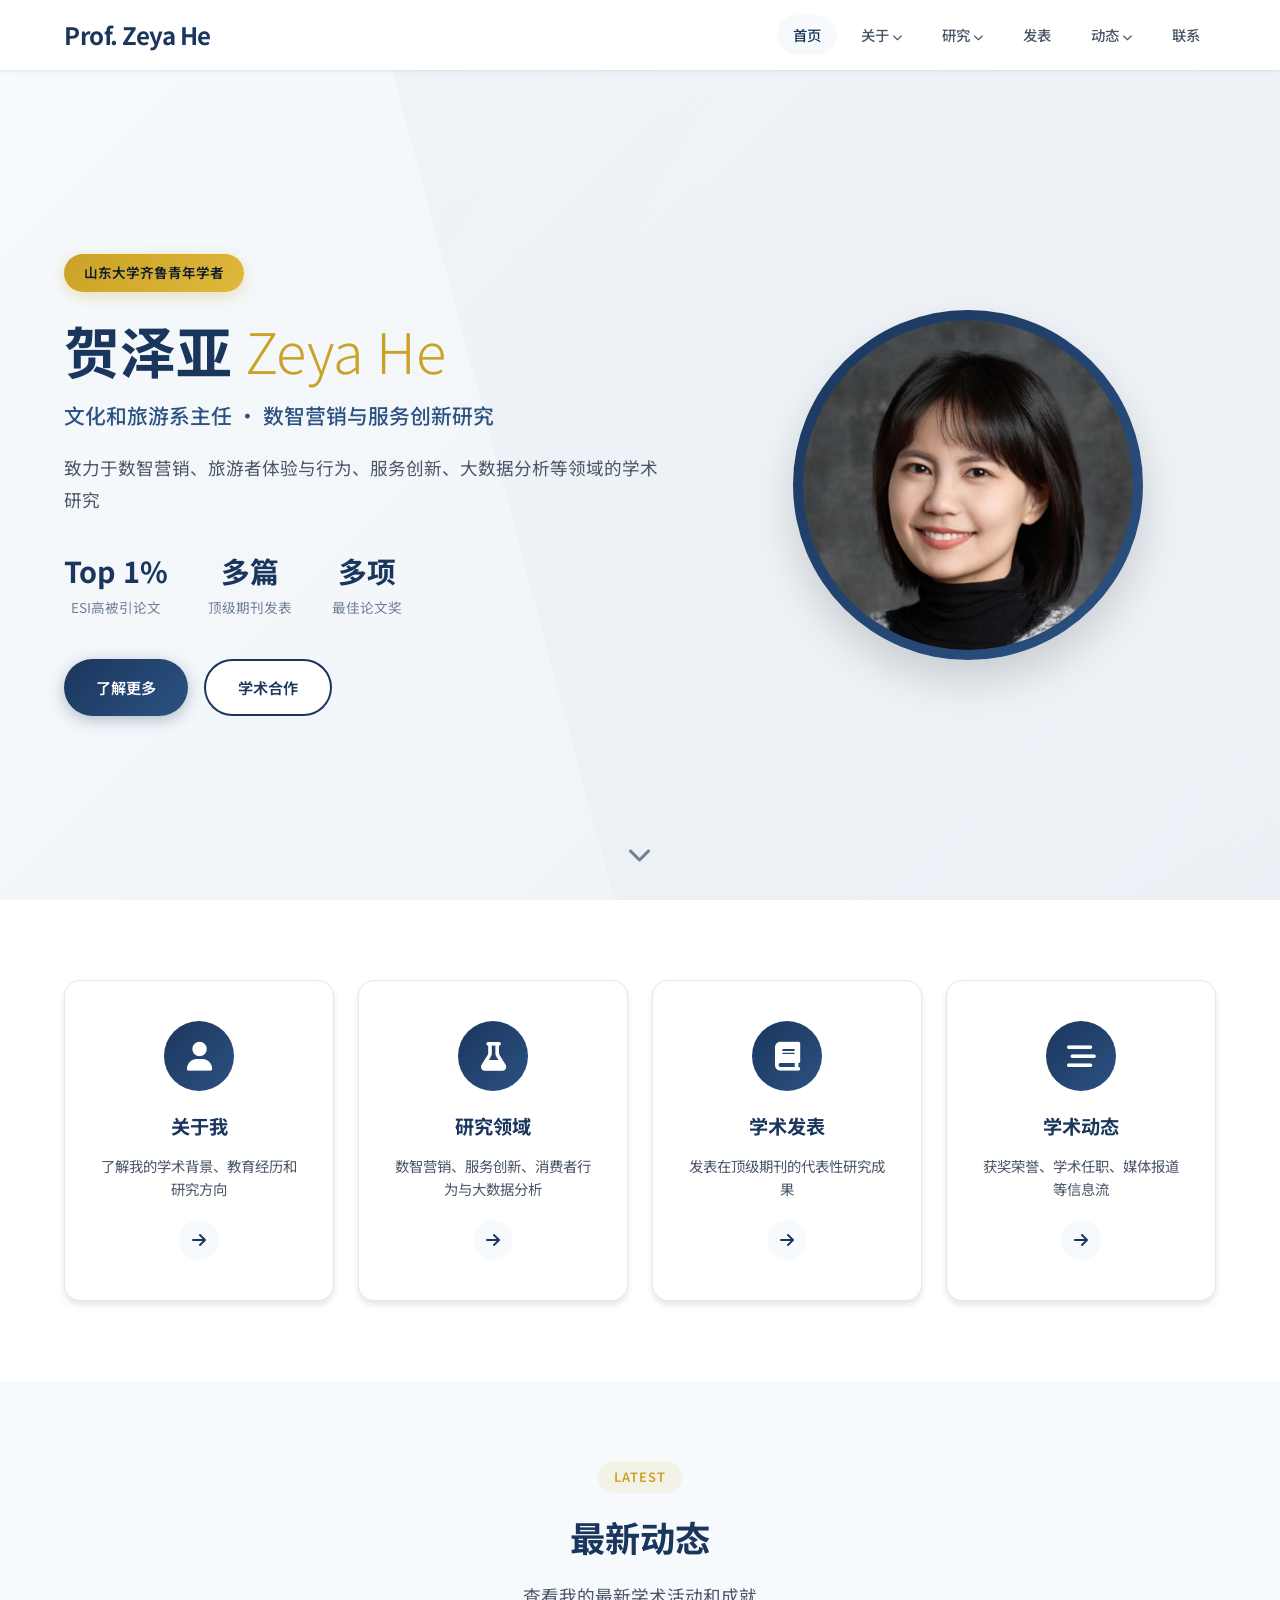
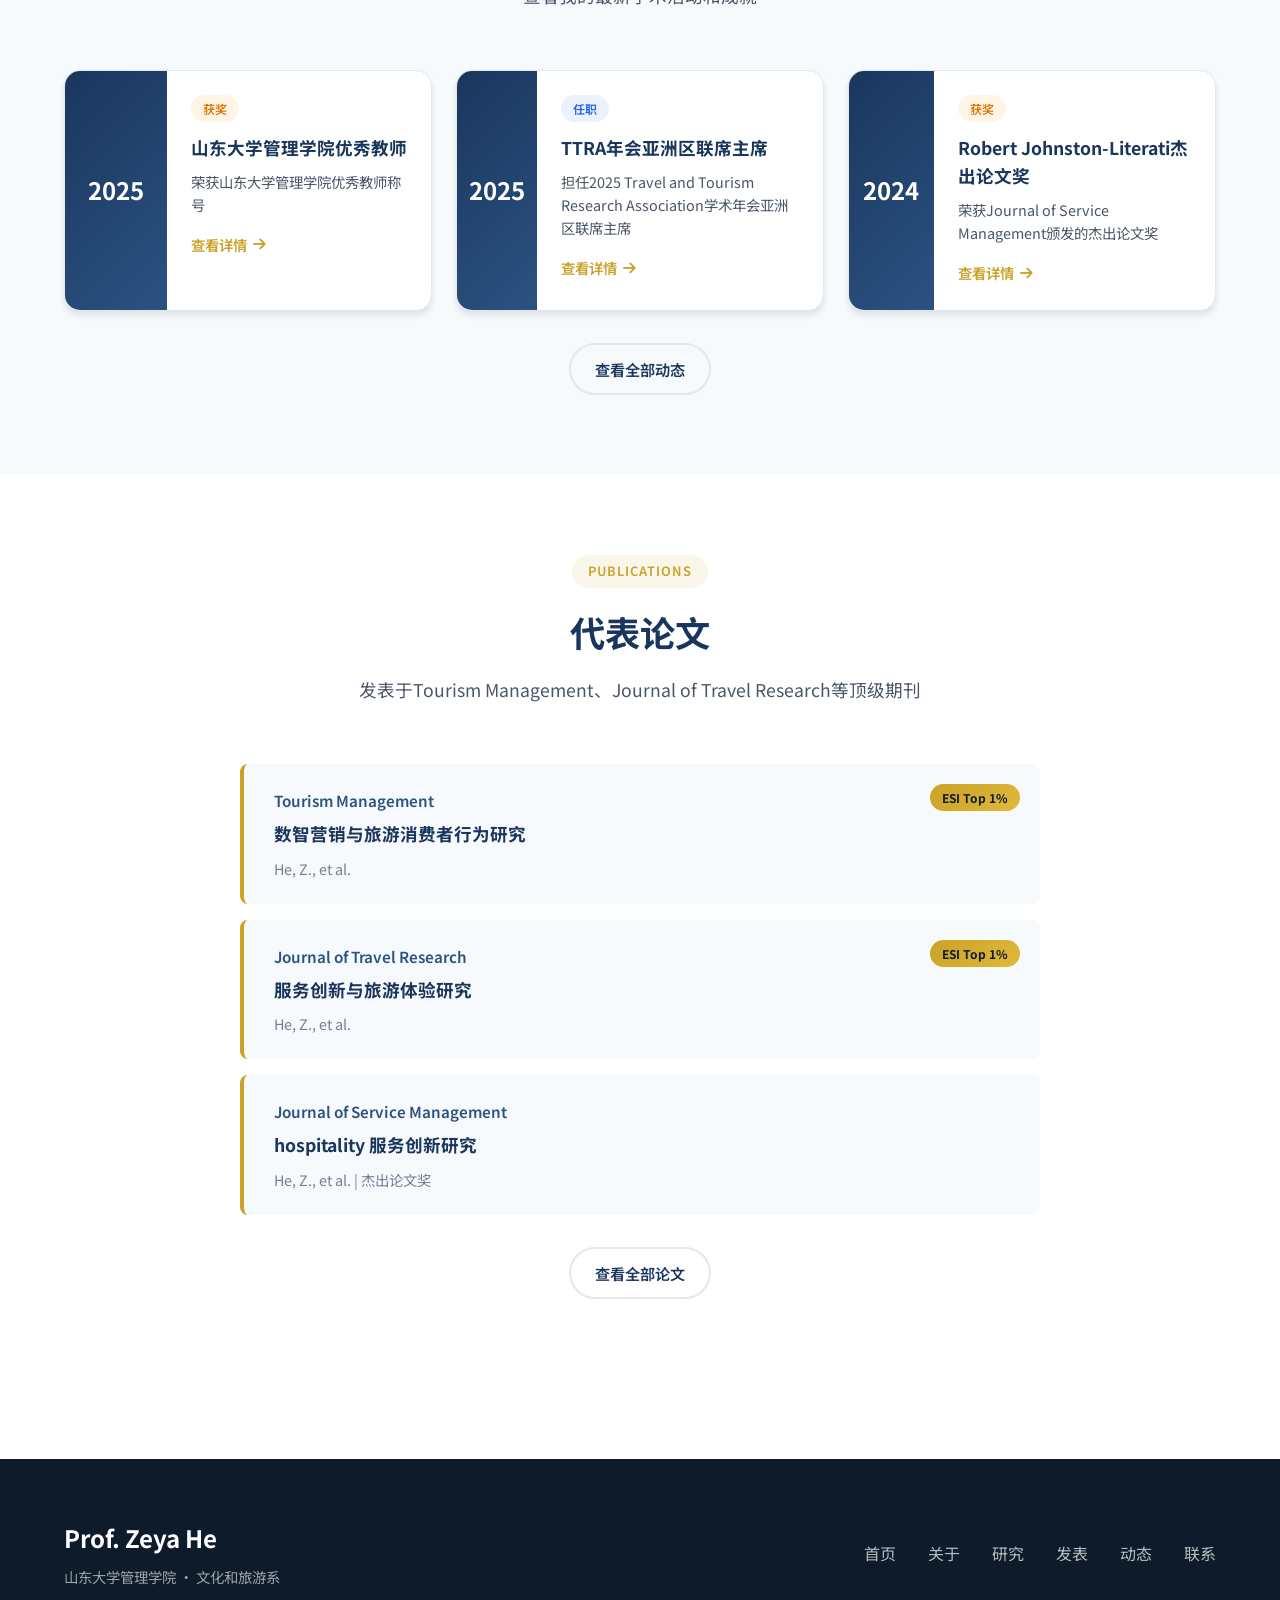
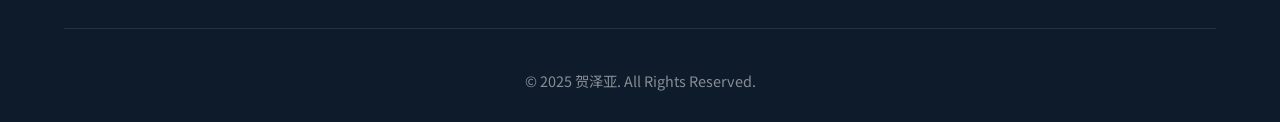
<file: index.html>
<!DOCTYPE html>
<html lang="zh-CN">
<head>
    <meta charset="UTF-8">
    <meta name="viewport" content="width=device-width, initial-scale=1.0">
    <title>贺泽亚 | 山东大学管理学院</title>
    <link rel="stylesheet" href="css/style.css">
    <link rel="stylesheet" href="css/home.css">
    <link href="https://fonts.googleapis.com/css2?family=Noto+Sans+SC:wght@300;400;500;700&display=swap" rel="stylesheet">
    <link rel="stylesheet" href="https://cdnjs.cloudflare.com/ajax/libs/font-awesome/6.4.0/css/all.min.css">
</head>
<body>
    <!-- 导航栏 -->
    <nav class="navbar">
        <div class="nav-container">
            <div class="nav-logo">
                <a href="index.html">Prof. Zeya He</a>
            </div>
            <ul class="nav-menu">
                <li class="nav-item"><a href="index.html" class="nav-link active">首页</a></li>
                <li class="nav-item dropdown">
                    <a href="about.html" class="nav-link">关于 <i class="fas fa-chevron-down" style="font-size: 0.7em;"></i></a>
                    <ul class="dropdown-menu">
                        <li><a href="about.html">个人简介</a></li>
                        <li><a href="about.html#education">教育背景</a></li>
                        <li><a href="about.html#experience">工作经历</a></li>
                    </ul>
                </li>
                <li class="nav-item dropdown">
                    <a href="research.html" class="nav-link">研究 <i class="fas fa-chevron-down" style="font-size: 0.7em;"></i></a>
                    <ul class="dropdown-menu">
                        <li><a href="research.html">研究领域</a></li>
                        <li><a href="research.html#projects">科研项目</a></li>
                    </ul>
                </li>
                <li class="nav-item"><a href="publications.html" class="nav-link">发表</a></li>
                <li class="nav-item dropdown">
                    <a href="timeline.html" class="nav-link">动态 <i class="fas fa-chevron-down" style="font-size: 0.7em;"></i></a>
                    <ul class="dropdown-menu">
                        <li><a href="timeline.html?filter=award">获奖荣誉</a></li>
                        <li><a href="timeline.html?filter=position">学术任职</a></li>
                        <li><a href="timeline.html?filter=media">媒体报道</a></li>
                    </ul>
                </li>
                <li class="nav-item"><a href="contact.html" class="nav-link">联系</a></li>
            </ul>
            <div class="hamburger">
                <span class="bar"></span>
                <span class="bar"></span>
                <span class="bar"></span>
            </div>
        </div>
    </nav>

    <!-- Hero Section -->
    <section class="hero">
        <div class="hero-container">
            <div class="hero-content">
                <div class="hero-badge">山东大学齐鲁青年学者</div>
                <h1 class="hero-title">贺泽亚 <span class="highlight">Zeya He</span></h1>
                <p class="hero-subtitle">文化和旅游系主任 · 数智营销与服务创新研究</p>
                <p class="hero-description">
                    致力于数智营销、旅游者体验与行为、服务创新、大数据分析等领域的学术研究
                </p>
                <div class="hero-stats">
                    <div class="stat-item">
                        <span class="stat-number">Top 1%</span>
                        <span class="stat-label">ESI高被引论文</span>
                    </div>
                    <div class="stat-item">
                        <span class="stat-number">多篇</span>
                        <span class="stat-label">顶级期刊发表</span>
                    </div>
                    <div class="stat-item">
                        <span class="stat-number">多项</span>
                        <span class="stat-label">最佳论文奖</span>
                    </div>
                </div>
                <div class="hero-buttons">
                    <a href="about.html" class="btn btn-primary">了解更多</a>
                    <a href="contact.html" class="btn btn-secondary">学术合作</a>
                </div>
            </div>
            <div class="hero-image">
                    <div class="image-frame">
                        <img src="profile_img.jpg" alt="贺泽亚教授" class="profile-image">
                    </div>
                </div>
        </div>
        <div class="scroll-indicator">
            <i class="fas fa-chevron-down"></i>
        </div>
    </section>

    <!-- 快速导航卡片 -->
    <section class="quick-nav">
        <div class="container">
            <div class="quick-nav-grid">
                <a href="about.html" class="quick-nav-card">
                    <div class="quick-nav-icon">
                        <i class="fas fa-user"></i>
                    </div>
                    <h3>关于我</h3>
                    <p>了解我的学术背景、教育经历和研究方向</p>
                    <span class="quick-nav-arrow"><i class="fas fa-arrow-right"></i></span>
                </a>
                <a href="research.html" class="quick-nav-card">
                    <div class="quick-nav-icon">
                        <i class="fas fa-flask"></i>
                    </div>
                    <h3>研究领域</h3>
                    <p>数智营销、服务创新、消费者行为与大数据分析</p>
                    <span class="quick-nav-arrow"><i class="fas fa-arrow-right"></i></span>
                </a>
                <a href="publications.html" class="quick-nav-card">
                    <div class="quick-nav-icon">
                        <i class="fas fa-book"></i>
                    </div>
                    <h3>学术发表</h3>
                    <p>发表在顶级期刊的代表性研究成果</p>
                    <span class="quick-nav-arrow"><i class="fas fa-arrow-right"></i></span>
                </a>
                <a href="timeline.html" class="quick-nav-card">
                    <div class="quick-nav-icon">
                        <i class="fas fa-stream"></i>
                    </div>
                    <h3>学术动态</h3>
                    <p>获奖荣誉、学术任职、媒体报道等信息流</p>
                    <span class="quick-nav-arrow"><i class="fas fa-arrow-right"></i></span>
                </a>
            </div>
        </div>
    </section>

    <!-- 最新动态预览 -->
    <section class="latest-news">
        <div class="container">
            <div class="section-header">
                <span class="section-badge">Latest</span>
                <h2 class="section-title">最新动态</h2>
                <p class="section-subtitle">查看我的最新学术活动和成就</p>
            </div>
            <div class="news-grid">
                <div class="news-card">
                    <div class="news-date">
                        <span class="day">2025</span>
                    </div>
                    <div class="news-content">
                        <span class="news-badge award">获奖</span>
                        <h3>山东大学管理学院优秀教师</h3>
                        <p>荣获山东大学管理学院优秀教师称号</p>
                        <a href="timeline.html" class="news-link">查看详情 <i class="fas fa-arrow-right"></i></a>
                    </div>
                </div>
                <div class="news-card">
                    <div class="news-date">
                        <span class="day">2025</span>
                    </div>
                    <div class="news-content">
                        <span class="news-badge position">任职</span>
                        <h3>TTRA年会亚洲区联席主席</h3>
                        <p>担任2025 Travel and Tourism Research Association学术年会亚洲区联席主席</p>
                        <a href="timeline.html" class="news-link">查看详情 <i class="fas fa-arrow-right"></i></a>
                    </div>
                </div>
                <div class="news-card">
                    <div class="news-date">
                        <span class="day">2024</span>
                    </div>
                    <div class="news-content">
                        <span class="news-badge award">获奖</span>
                        <h3>Robert Johnston-Literati杰出论文奖</h3>
                        <p>荣获Journal of Service Management颁发的杰出论文奖</p>
                        <a href="timeline.html" class="news-link">查看详情 <i class="fas fa-arrow-right"></i></a>
                    </div>
                </div>
            </div>
            <div class="text-center mt-4">
                <a href="timeline.html" class="btn btn-outline">查看全部动态</a>
            </div>
        </div>
    </section>

    <!-- 代表论文预览 -->
    <section class="featured-pubs">
        <div class="container">
            <div class="section-header">
                <span class="section-badge">Publications</span>
                <h2 class="section-title">代表论文</h2>
                <p class="section-subtitle">发表于Tourism Management、Journal of Travel Research等顶级期刊</p>
            </div>
            <div class="pubs-preview">
                <div class="pub-item">
                    <div class="pub-badge">ESI Top 1%</div>
                    <h3>Tourism Management</h3>
                    <p class="pub-title">数智营销与旅游消费者行为研究</p>
                    <p class="pub-meta">He, Z., et al.</p>
                </div>
                <div class="pub-item">
                    <div class="pub-badge">ESI Top 1%</div>
                    <h3>Journal of Travel Research</h3>
                    <p class="pub-title">服务创新与旅游体验研究</p>
                    <p class="pub-meta">He, Z., et al.</p>
                </div>
                <div class="pub-item">
                    <h3>Journal of Service Management</h3>
                    <p class="pub-title">hospitality 服务创新研究</p>
                    <p class="pub-meta">He, Z., et al. | 杰出论文奖</p>
                </div>
            </div>
            <div class="text-center mt-4">
                <a href="publications.html" class="btn btn-outline">查看全部论文</a>
            </div>
        </div>
    </section>

    <!-- 页脚 -->
    <footer class="footer">
        <div class="container">
            <div class="footer-content">
                <div class="footer-logo">
                    <span>Prof. Zeya He</span>
                    <p>山东大学管理学院 · 文化和旅游系</p>
                </div>
                <div class="footer-links">
                    <a href="index.html">首页</a>
                    <a href="about.html">关于</a>
                    <a href="research.html">研究</a>
                    <a href="publications.html">发表</a>
                    <a href="timeline.html">动态</a>
                    <a href="contact.html">联系</a>
                </div>
            </div>
            <div class="footer-bottom">
                <p>&copy; 2025 贺泽亚. All Rights Reserved.</p>
            </div>
        </div>
    </footer>

    <script src="js/main.js"></script>
</body>
</html>
</file>
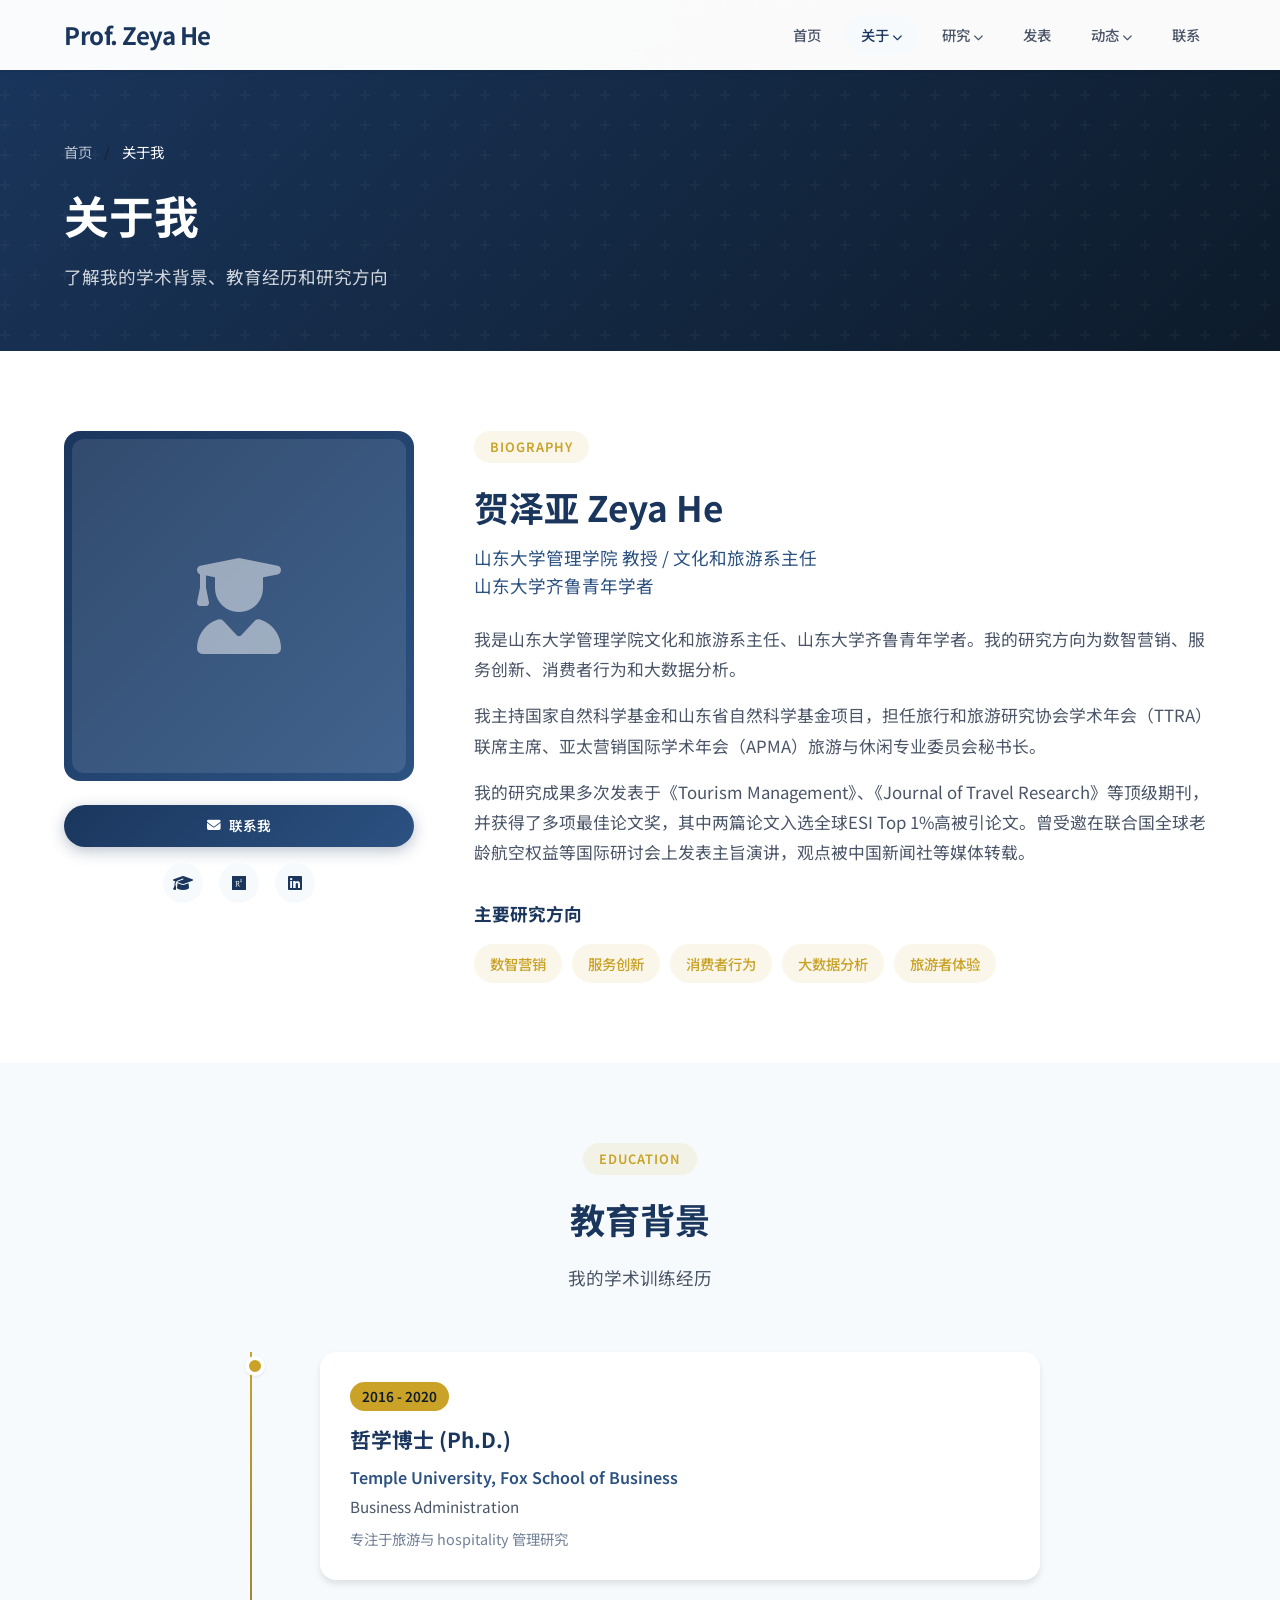
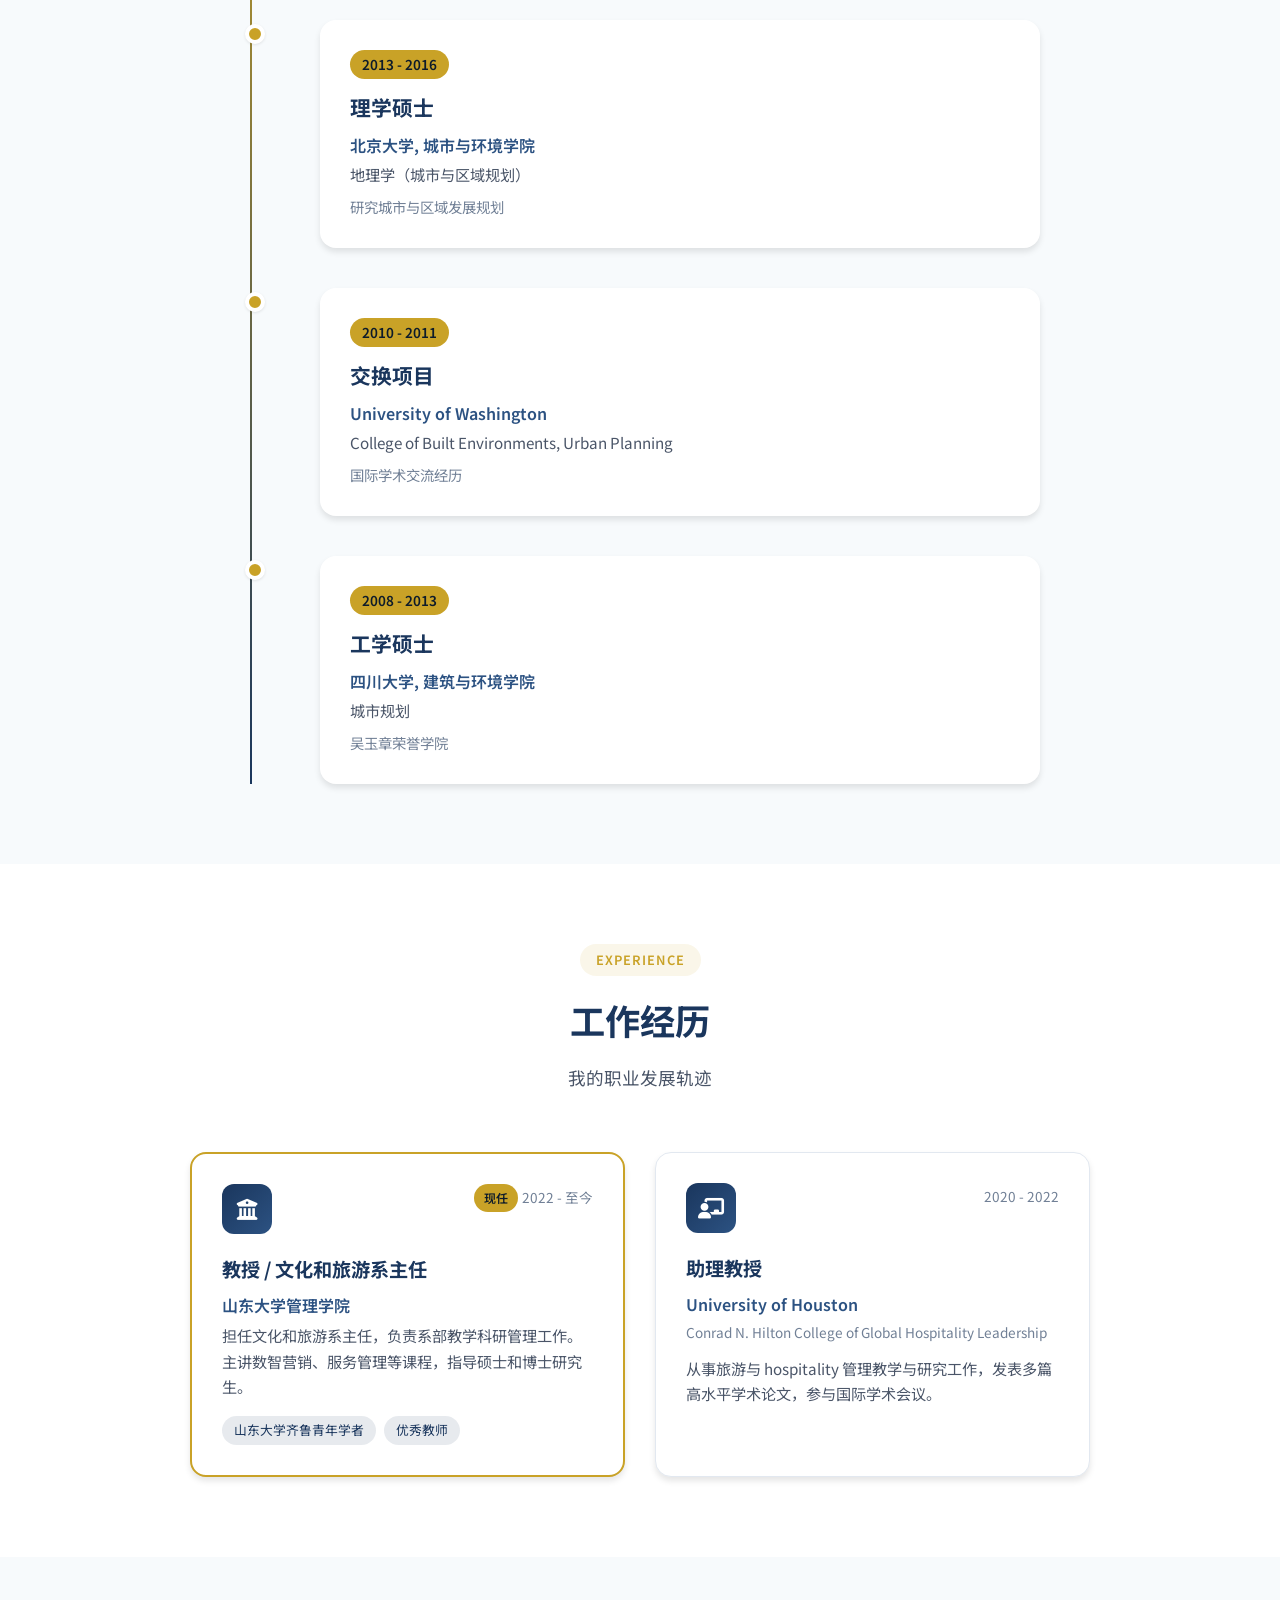
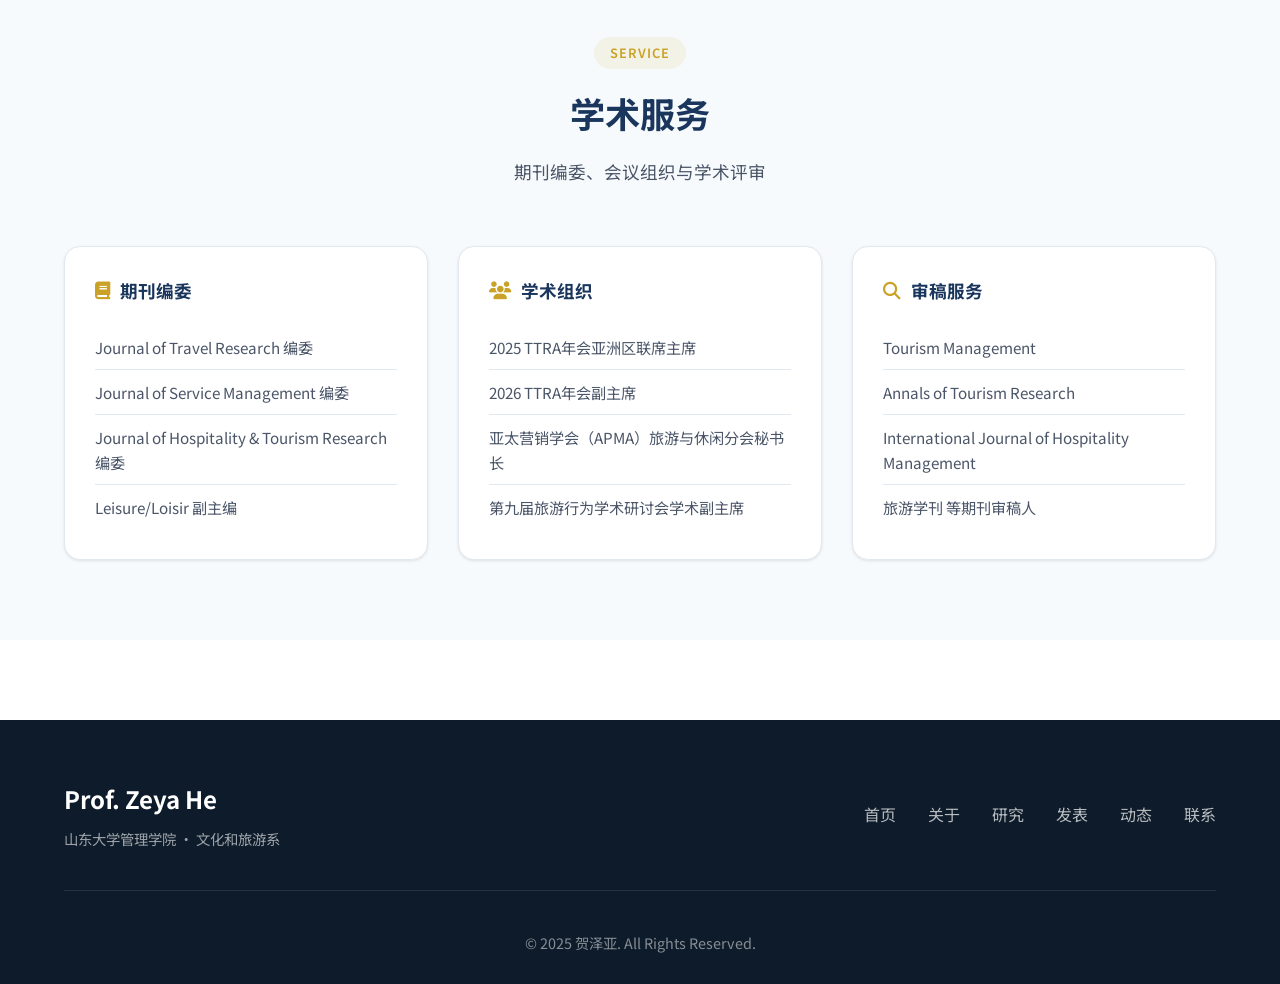
<file: about.html>
<!DOCTYPE html>
<html lang="zh-CN">
<head>
    <meta charset="UTF-8">
    <meta name="viewport" content="width=device-width, initial-scale=1.0">
    <title>关于我 | 贺泽亚 - 山东大学管理学院</title>
    <link rel="stylesheet" href="css/style.css">
    <link rel="stylesheet" href="css/about.css">
    <link href="https://fonts.googleapis.com/css2?family=Noto+Sans+SC:wght@300;400;500;700&display=swap" rel="stylesheet">
    <link rel="stylesheet" href="https://cdnjs.cloudflare.com/ajax/libs/font-awesome/6.4.0/css/all.min.css">
</head>
<body>
    <!-- 导航栏 -->
    <nav class="navbar">
        <div class="nav-container">
            <div class="nav-logo">
                <a href="index.html">Prof. Zeya He</a>
            </div>
            <ul class="nav-menu">
                <li class="nav-item"><a href="index.html" class="nav-link">首页</a></li>
                <li class="nav-item dropdown">
                    <a href="about.html" class="nav-link active">关于 <i class="fas fa-chevron-down" style="font-size: 0.7em;"></i></a>
                    <ul class="dropdown-menu">
                        <li><a href="about.html">个人简介</a></li>
                        <li><a href="about.html#education">教育背景</a></li>
                        <li><a href="about.html#experience">工作经历</a></li>
                    </ul>
                </li>
                <li class="nav-item dropdown">
                    <a href="research.html" class="nav-link">研究 <i class="fas fa-chevron-down" style="font-size: 0.7em;"></i></a>
                    <ul class="dropdown-menu">
                        <li><a href="research.html">研究领域</a></li>
                        <li><a href="research.html#projects">科研项目</a></li>
                    </ul>
                </li>
                <li class="nav-item"><a href="publications.html" class="nav-link">发表</a></li>
                <li class="nav-item dropdown">
                    <a href="timeline.html" class="nav-link">动态 <i class="fas fa-chevron-down" style="font-size: 0.7em;"></i></a>
                    <ul class="dropdown-menu">
                        <li><a href="timeline.html?filter=award">获奖荣誉</a></li>
                        <li><a href="timeline.html?filter=position">学术任职</a></li>
                        <li><a href="timeline.html?filter=media">媒体报道</a></li>
                    </ul>
                </li>
                <li class="nav-item"><a href="contact.html" class="nav-link">联系</a></li>
            </ul>
            <div class="hamburger">
                <span class="bar"></span>
                <span class="bar"></span>
                <span class="bar"></span>
            </div>
        </div>
    </nav>

    <!-- 页面头部 -->
    <header class="page-header">
        <div class="container">
            <div class="page-header-content">
                <nav class="breadcrumb">
                    <a href="index.html">首页</a>
                    <span>/</span>
                    <span class="current">关于我</span>
                </nav>
                <h1 class="page-title">关于我</h1>
                <p class="page-subtitle">了解我的学术背景、教育经历和研究方向</p>
            </div>
        </div>
    </header>

    <!-- 个人简介 -->
    <section class="about-intro">
        <div class="container">
            <div class="about-grid">
                <div class="about-image">
                    <div class="image-frame">
                        <div class="image-placeholder-large">
                            <i class="fas fa-user-graduate"></i>
                        </div>
                    </div>
                    <div class="contact-quick">
                        <a href="contact.html" class="btn btn-primary btn-sm"><i class="fas fa-envelope"></i> 联系我</a>
                        <div class="social-links">
                            <a href="#" title="Google Scholar"><i class="fas fa-graduation-cap"></i></a>
                            <a href="#" title="ResearchGate"><i class="fab fa-researchgate"></i></a>
                            <a href="#" title="LinkedIn"><i class="fab fa-linkedin"></i></a>
                        </div>
                    </div>
                </div>
                <div class="about-content">
                    <span class="section-badge">Biography</span>
                    <h2 class="section-title text-left">贺泽亚 <span class="highlight">Zeya He</span></h2>
                    <p class="about-position">山东大学管理学院 教授 / 文化和旅游系主任<br>山东大学齐鲁青年学者</p>
                    
                    <div class="about-text">
                        <p>我是山东大学管理学院文化和旅游系主任、山东大学齐鲁青年学者。我的研究方向为数智营销、服务创新、消费者行为和大数据分析。</p>
                        <p>我主持国家自然科学基金和山东省自然科学基金项目，担任旅行和旅游研究协会学术年会（TTRA）联席主席、亚太营销国际学术年会（APMA）旅游与休闲专业委员会秘书长。</p>
                        <p>我的研究成果多次发表于《Tourism Management》、《Journal of Travel Research》等顶级期刊，并获得了多项最佳论文奖，其中两篇论文入选全球ESI Top 1%高被引论文。曾受邀在联合国全球老龄航空权益等国际研讨会上发表主旨演讲，观点被中国新闻社等媒体转载。</p>
                    </div>

                    <div class="research-areas">
                        <h4>主要研究方向</h4>
                        <div class="research-tags">
                            <span class="tag">数智营销</span>
                            <span class="tag">服务创新</span>
                            <span class="tag">消费者行为</span>
                            <span class="tag">大数据分析</span>
                            <span class="tag">旅游者体验</span>
                        </div>
                    </div>
                </div>
            </div>
        </div>
    </section>

    <!-- 教育背景 -->
    <section id="education" class="education-section">
        <div class="container">
            <div class="section-header">
                <span class="section-badge">Education</span>
                <h2 class="section-title">教育背景</h2>
                <p class="section-subtitle">我的学术训练经历</p>
            </div>
            <div class="timeline-vertical">
                <div class="timeline-item">
                    <div class="timeline-dot"></div>
                    <div class="timeline-content">
                        <div class="timeline-year">2016 - 2020</div>
                        <h3>哲学博士 (Ph.D.)</h3>
                        <p class="timeline-school">Temple University, Fox School of Business</p>
                        <p class="timeline-major">Business Administration</p>
                        <p class="timeline-desc">专注于旅游与 hospitality 管理研究</p>
                    </div>
                </div>
                <div class="timeline-item">
                    <div class="timeline-dot"></div>
                    <div class="timeline-content">
                        <div class="timeline-year">2013 - 2016</div>
                        <h3>理学硕士</h3>
                        <p class="timeline-school">北京大学, 城市与环境学院</p>
                        <p class="timeline-major">地理学（城市与区域规划）</p>
                        <p class="timeline-desc">研究城市与区域发展规划</p>
                    </div>
                </div>
                <div class="timeline-item">
                    <div class="timeline-dot"></div>
                    <div class="timeline-content">
                        <div class="timeline-year">2010 - 2011</div>
                        <h3>交换项目</h3>
                        <p class="timeline-school">University of Washington</p>
                        <p class="timeline-major">College of Built Environments, Urban Planning</p>
                        <p class="timeline-desc">国际学术交流经历</p>
                    </div>
                </div>
                <div class="timeline-item">
                    <div class="timeline-dot"></div>
                    <div class="timeline-content">
                        <div class="timeline-year">2008 - 2013</div>
                        <h3>工学硕士</h3>
                        <p class="timeline-school">四川大学, 建筑与环境学院</p>
                        <p class="timeline-major">城市规划</p>
                        <p class="timeline-desc">吴玉章荣誉学院</p>
                    </div>
                </div>
            </div>
        </div>
    </section>

    <!-- 工作经历 -->
    <section id="experience" class="experience-section">
        <div class="container">
            <div class="section-header">
                <span class="section-badge">Experience</span>
                <h2 class="section-title">工作经历</h2>
                <p class="section-subtitle">我的职业发展轨迹</p>
            </div>
            <div class="experience-grid">
                <div class="experience-card current">
                    <div class="exp-header">
                        <div class="exp-icon">
                            <i class="fas fa-university"></i>
                        </div>
                        <div class="exp-meta">
                            <span class="exp-badge current">现任</span>
                            <span class="exp-date">2022 - 至今</span>
                        </div>
                    </div>
                    <h3>教授 / 文化和旅游系主任</h3>
                    <p class="exp-company">山东大学管理学院</p>
                    <p class="exp-desc">担任文化和旅游系主任，负责系部教学科研管理工作。主讲数智营销、服务管理等课程，指导硕士和博士研究生。</p>
                    <div class="exp-achievements">
                        <span class="achievement-tag">山东大学齐鲁青年学者</span>
                        <span class="achievement-tag">优秀教师</span>
                    </div>
                </div>
                <div class="experience-card">
                    <div class="exp-header">
                        <div class="exp-icon">
                            <i class="fas fa-chalkboard-teacher"></i>
                        </div>
                        <div class="exp-meta">
                            <span class="exp-date">2020 - 2022</span>
                        </div>
                    </div>
                    <h3>助理教授</h3>
                    <p class="exp-company">University of Houston</p>
                    <p class="exp-company-sub">Conrad N. Hilton College of Global Hospitality Leadership</p>
                    <p class="exp-desc">从事旅游与 hospitality 管理教学与研究工作，发表多篇高水平学术论文，参与国际学术会议。</p>
                </div>
            </div>
        </div>
    </section>

    <!-- 学术服务 -->
    <section class="service-section">
        <div class="container">
            <div class="section-header">
                <span class="section-badge">Service</span>
                <h2 class="section-title">学术服务</h2>
                <p class="section-subtitle">期刊编委、会议组织与学术评审</p>
            </div>
            <div class="service-grid">
                <div class="service-category">
                    <h3><i class="fas fa-book"></i> 期刊编委</h3>
                    <ul>
                        <li>Journal of Travel Research 编委</li>
                        <li>Journal of Service Management 编委</li>
                        <li>Journal of Hospitality & Tourism Research 编委</li>
                        <li>Leisure/Loisir 副主编</li>
                    </ul>
                </div>
                <div class="service-category">
                    <h3><i class="fas fa-users"></i> 学术组织</h3>
                    <ul>
                        <li>2025 TTRA年会亚洲区联席主席</li>
                        <li>2026 TTRA年会副主席</li>
                        <li>亚太营销学会（APMA）旅游与休闲分会秘书长</li>
                        <li>第九届旅游行为学术研讨会学术副主席</li>
                    </ul>
                </div>
                <div class="service-category">
                    <h3><i class="fas fa-search"></i> 审稿服务</h3>
                    <ul>
                        <li>Tourism Management</li>
                        <li>Annals of Tourism Research</li>
                        <li>International Journal of Hospitality Management</li>
                        <li>旅游学刊 等期刊审稿人</li>
                    </ul>
                </div>
            </div>
        </div>
    </section>

    <!-- 页脚 -->
    <footer class="footer">
        <div class="container">
            <div class="footer-content">
                <div class="footer-logo">
                    <span>Prof. Zeya He</span>
                    <p>山东大学管理学院 · 文化和旅游系</p>
                </div>
                <div class="footer-links">
                    <a href="index.html">首页</a>
                    <a href="about.html">关于</a>
                    <a href="research.html">研究</a>
                    <a href="publications.html">发表</a>
                    <a href="timeline.html">动态</a>
                    <a href="contact.html">联系</a>
                </div>
            </div>
            <div class="footer-bottom">
                <p>&copy; 2025 贺泽亚. All Rights Reserved.</p>
            </div>
        </div>
    </footer>

    <script src="js/main.js"></script>
</body>
</html>
</file>
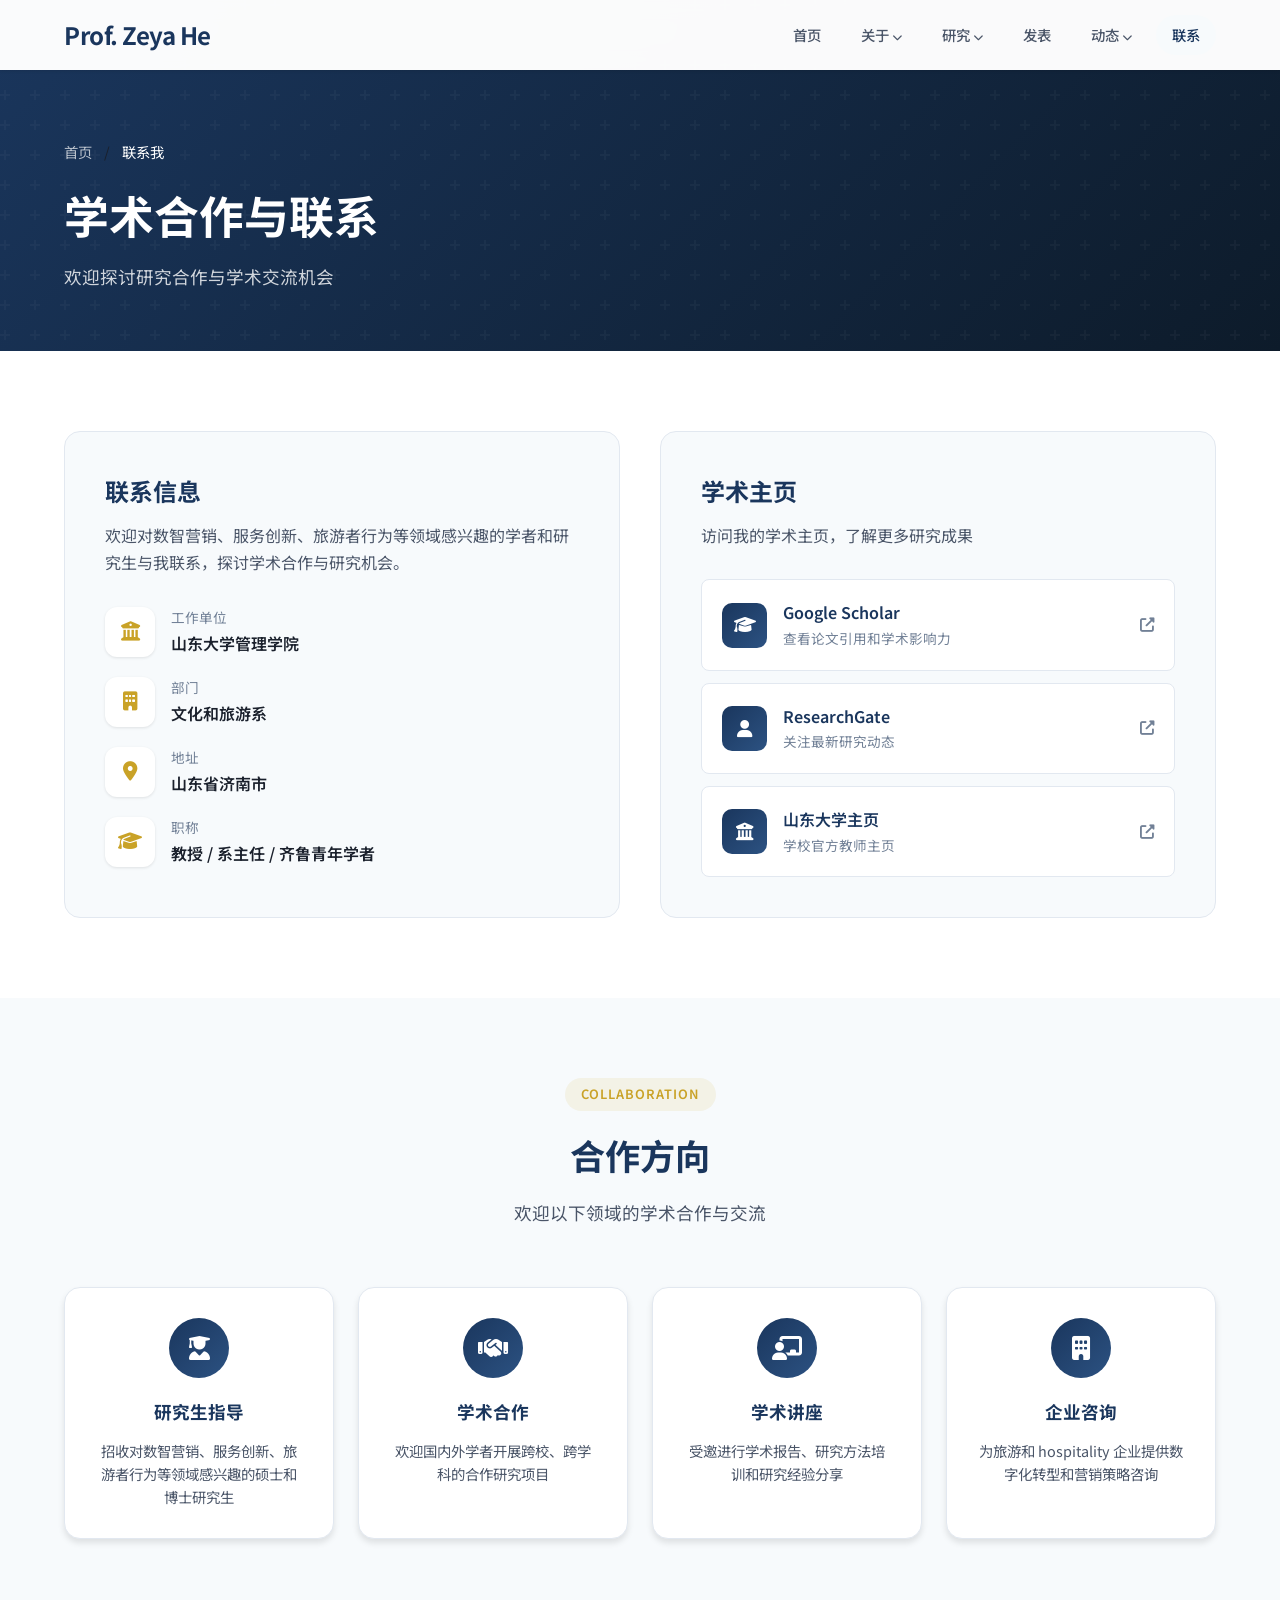
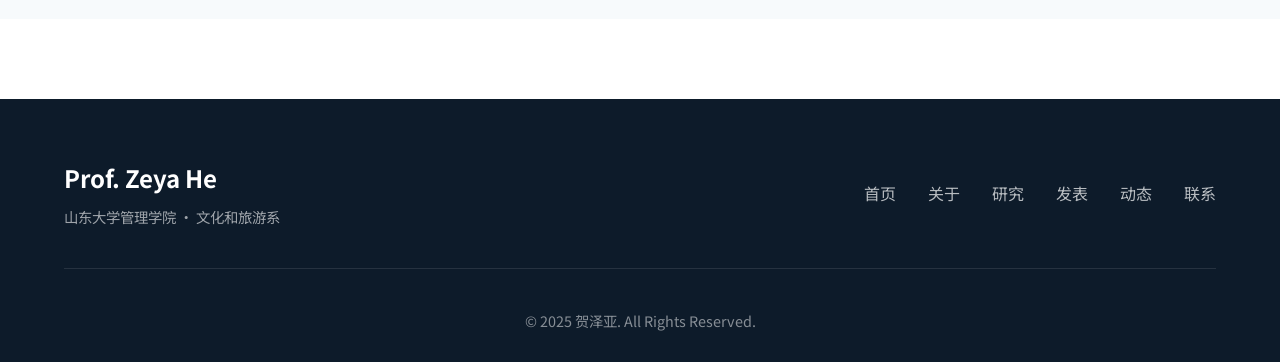
<file: contact.html>
<!DOCTYPE html>
<html lang="zh-CN">
<head>
    <meta charset="UTF-8">
    <meta name="viewport" content="width=device-width, initial-scale=1.0">
    <title>联系我 | 贺泽亚 - 山东大学管理学院</title>
    <link rel="stylesheet" href="css/style.css">
    <link rel="stylesheet" href="css/contact.css">
    <link href="https://fonts.googleapis.com/css2?family=Noto+Sans+SC:wght@300;400;500;700&display=swap" rel="stylesheet">
    <link rel="stylesheet" href="https://cdnjs.cloudflare.com/ajax/libs/font-awesome/6.4.0/css/all.min.css">
</head>
<body>
    <!-- 导航栏 -->
    <nav class="navbar">
        <div class="nav-container">
            <div class="nav-logo">
                <a href="index.html">Prof. Zeya He</a>
            </div>
            <ul class="nav-menu">
                <li class="nav-item"><a href="index.html" class="nav-link">首页</a></li>
                <li class="nav-item dropdown">
                    <a href="about.html" class="nav-link">关于 <i class="fas fa-chevron-down" style="font-size: 0.7em;"></i></a>
                    <ul class="dropdown-menu">
                        <li><a href="about.html">个人简介</a></li>
                        <li><a href="about.html#education">教育背景</a></li>
                        <li><a href="about.html#experience">工作经历</a></li>
                    </ul>
                </li>
                <li class="nav-item dropdown">
                    <a href="research.html" class="nav-link">研究 <i class="fas fa-chevron-down" style="font-size: 0.7em;"></i></a>
                    <ul class="dropdown-menu">
                        <li><a href="research.html">研究领域</a></li>
                        <li><a href="research.html#projects">科研项目</a></li>
                    </ul>
                </li>
                <li class="nav-item"><a href="publications.html" class="nav-link">发表</a></li>
                <li class="nav-item dropdown">
                    <a href="timeline.html" class="nav-link">动态 <i class="fas fa-chevron-down" style="font-size: 0.7em;"></i></a>
                    <ul class="dropdown-menu">
                        <li><a href="timeline.html?filter=award">获奖荣誉</a></li>
                        <li><a href="timeline.html?filter=position">学术任职</a></li>
                        <li><a href="timeline.html?filter=media">媒体报道</a></li>
                    </ul>
                </li>
                <li class="nav-item"><a href="contact.html" class="nav-link active">联系</a></li>
            </ul>
            <div class="hamburger">
                <span class="bar"></span>
                <span class="bar"></span>
                <span class="bar"></span>
            </div>
        </div>
    </nav>

    <!-- 页面头部 -->
    <header class="page-header">
        <div class="container">
            <div class="page-header-content">
                <nav class="breadcrumb">
                    <a href="index.html">首页</a>
                    <span>/</span>
                    <span class="current">联系我</span>
                </nav>
                <h1 class="page-title">学术合作与联系</h1>
                <p class="page-subtitle">欢迎探讨研究合作与学术交流机会</p>
            </div>
        </div>
    </header>

    <!-- 联系信息 -->
    <section class="contact-section">
        <div class="container">
            <div class="contact-grid">
                <div class="contact-info-card">
                    <h2>联系信息</h2>
                    <p class="contact-intro">欢迎对数智营销、服务创新、旅游者行为等领域感兴趣的学者和研究生与我联系，探讨学术合作与研究机会。</p>
                    
                    <div class="contact-list">
                        <div class="contact-item">
                            <div class="contact-icon">
                                <i class="fas fa-university"></i>
                            </div>
                            <div class="contact-details">
                                <span class="label">工作单位</span>
                                <span class="value">山东大学管理学院</span>
                            </div>
                        </div>
                        <div class="contact-item">
                            <div class="contact-icon">
                                <i class="fas fa-building"></i>
                            </div>
                            <div class="contact-details">
                                <span class="label">部门</span>
                                <span class="value">文化和旅游系</span>
                            </div>
                        </div>
                        <div class="contact-item">
                            <div class="contact-icon">
                                <i class="fas fa-map-marker-alt"></i>
                            </div>
                            <div class="contact-details">
                                <span class="label">地址</span>
                                <span class="value">山东省济南市</span>
                            </div>
                        </div>
                        <div class="contact-item">
                            <div class="contact-icon">
                                <i class="fas fa-graduation-cap"></i>
                            </div>
                            <div class="contact-details">
                                <span class="label">职称</span>
                                <span class="value">教授 / 系主任 / 齐鲁青年学者</span>
                            </div>
                        </div>
                    </div>
                </div>

                <div class="academic-links-card">
                    <h2>学术主页</h2>
                    <p class="links-intro">访问我的学术主页，了解更多研究成果</p>
                    
                    <div class="links-list">
                        <a href="#" class="link-item">
                            <div class="link-icon">
                                <i class="fas fa-graduation-cap"></i>
                            </div>
                            <div class="link-info">
                                <span class="link-name">Google Scholar</span>
                                <span class="link-desc">查看论文引用和学术影响力</span>
                            </div>
                            <i class="fas fa-external-link-alt link-arrow"></i>
                        </a>
                        <a href="#" class="link-item">
                            <div class="link-icon">
                                <i class="fas fa-user"></i>
                            </div>
                            <div class="link-info">
                                <span class="link-name">ResearchGate</span>
                                <span class="link-desc">关注最新研究动态</span>
                            </div>
                            <i class="fas fa-external-link-alt link-arrow"></i>
                        </a>
                        <a href="#" class="link-item">
                            <div class="link-icon">
                                <i class="fas fa-university"></i>
                            </div>
                            <div class="link-info">
                                <span class="link-name">山东大学主页</span>
                                <span class="link-desc">学校官方教师主页</span>
                            </div>
                            <i class="fas fa-external-link-alt link-arrow"></i>
                        </a>
                    </div>
                </div>
            </div>
        </div>
    </section>

    <!-- 合作方向 -->
    <section class="collaboration-section">
        <div class="container">
            <div class="section-header">
                <span class="section-badge">Collaboration</span>
                <h2 class="section-title">合作方向</h2>
                <p class="section-subtitle">欢迎以下领域的学术合作与交流</p>
            </div>
            <div class="collab-grid">
                <div class="collab-card">
                    <div class="collab-icon">
                        <i class="fas fa-user-graduate"></i>
                    </div>
                    <h3>研究生指导</h3>
                    <p>招收对数智营销、服务创新、旅游者行为等领域感兴趣的硕士和博士研究生</p>
                </div>
                <div class="collab-card">
                    <div class="collab-icon">
                        <i class="fas fa-handshake"></i>
                    </div>
                    <h3>学术合作</h3>
                    <p>欢迎国内外学者开展跨校、跨学科的合作研究项目</p>
                </div>
                <div class="collab-card">
                    <div class="collab-icon">
                        <i class="fas fa-chalkboard-teacher"></i>
                    </div>
                    <h3>学术讲座</h3>
                    <p>受邀进行学术报告、研究方法培训和研究经验分享</p>
                </div>
                <div class="collab-card">
                    <div class="collab-icon">
                        <i class="fas fa-building"></i>
                    </div>
                    <h3>企业咨询</h3>
                    <p>为旅游和 hospitality 企业提供数字化转型和营销策略咨询</p>
                </div>
            </div>
        </div>
    </section>

    <!-- 页脚 -->
    <footer class="footer">
        <div class="container">
            <div class="footer-content">
                <div class="footer-logo">
                    <span>Prof. Zeya He</span>
                    <p>山东大学管理学院 · 文化和旅游系</p>
                </div>
                <div class="footer-links">
                    <a href="index.html">首页</a>
                    <a href="about.html">关于</a>
                    <a href="research.html">研究</a>
                    <a href="publications.html">发表</a>
                    <a href="timeline.html">动态</a>
                    <a href="contact.html">联系</a>
                </div>
            </div>
            <div class="footer-bottom">
                <p>&copy; 2025 贺泽亚. All Rights Reserved.</p>
            </div>
        </div>
    </footer>

    <script src="js/main.js"></script>
</body>
</html>
</file>
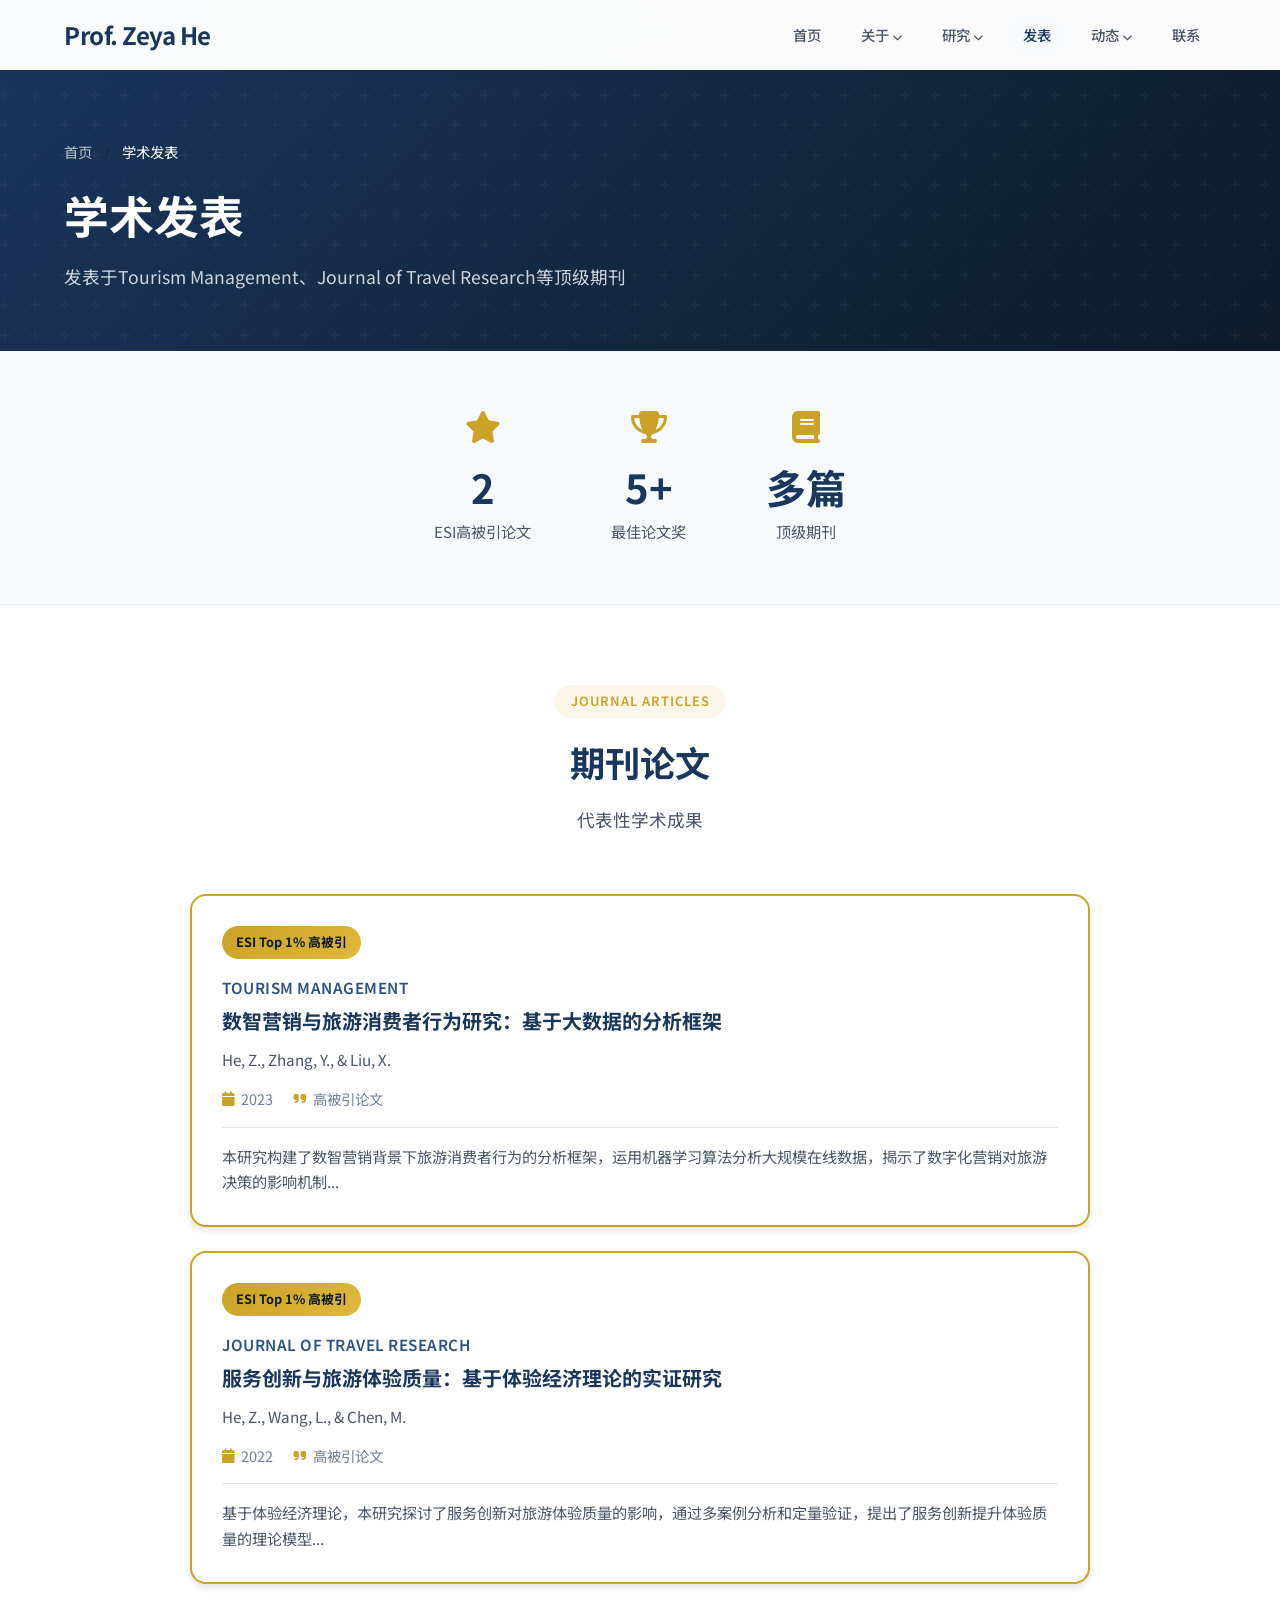
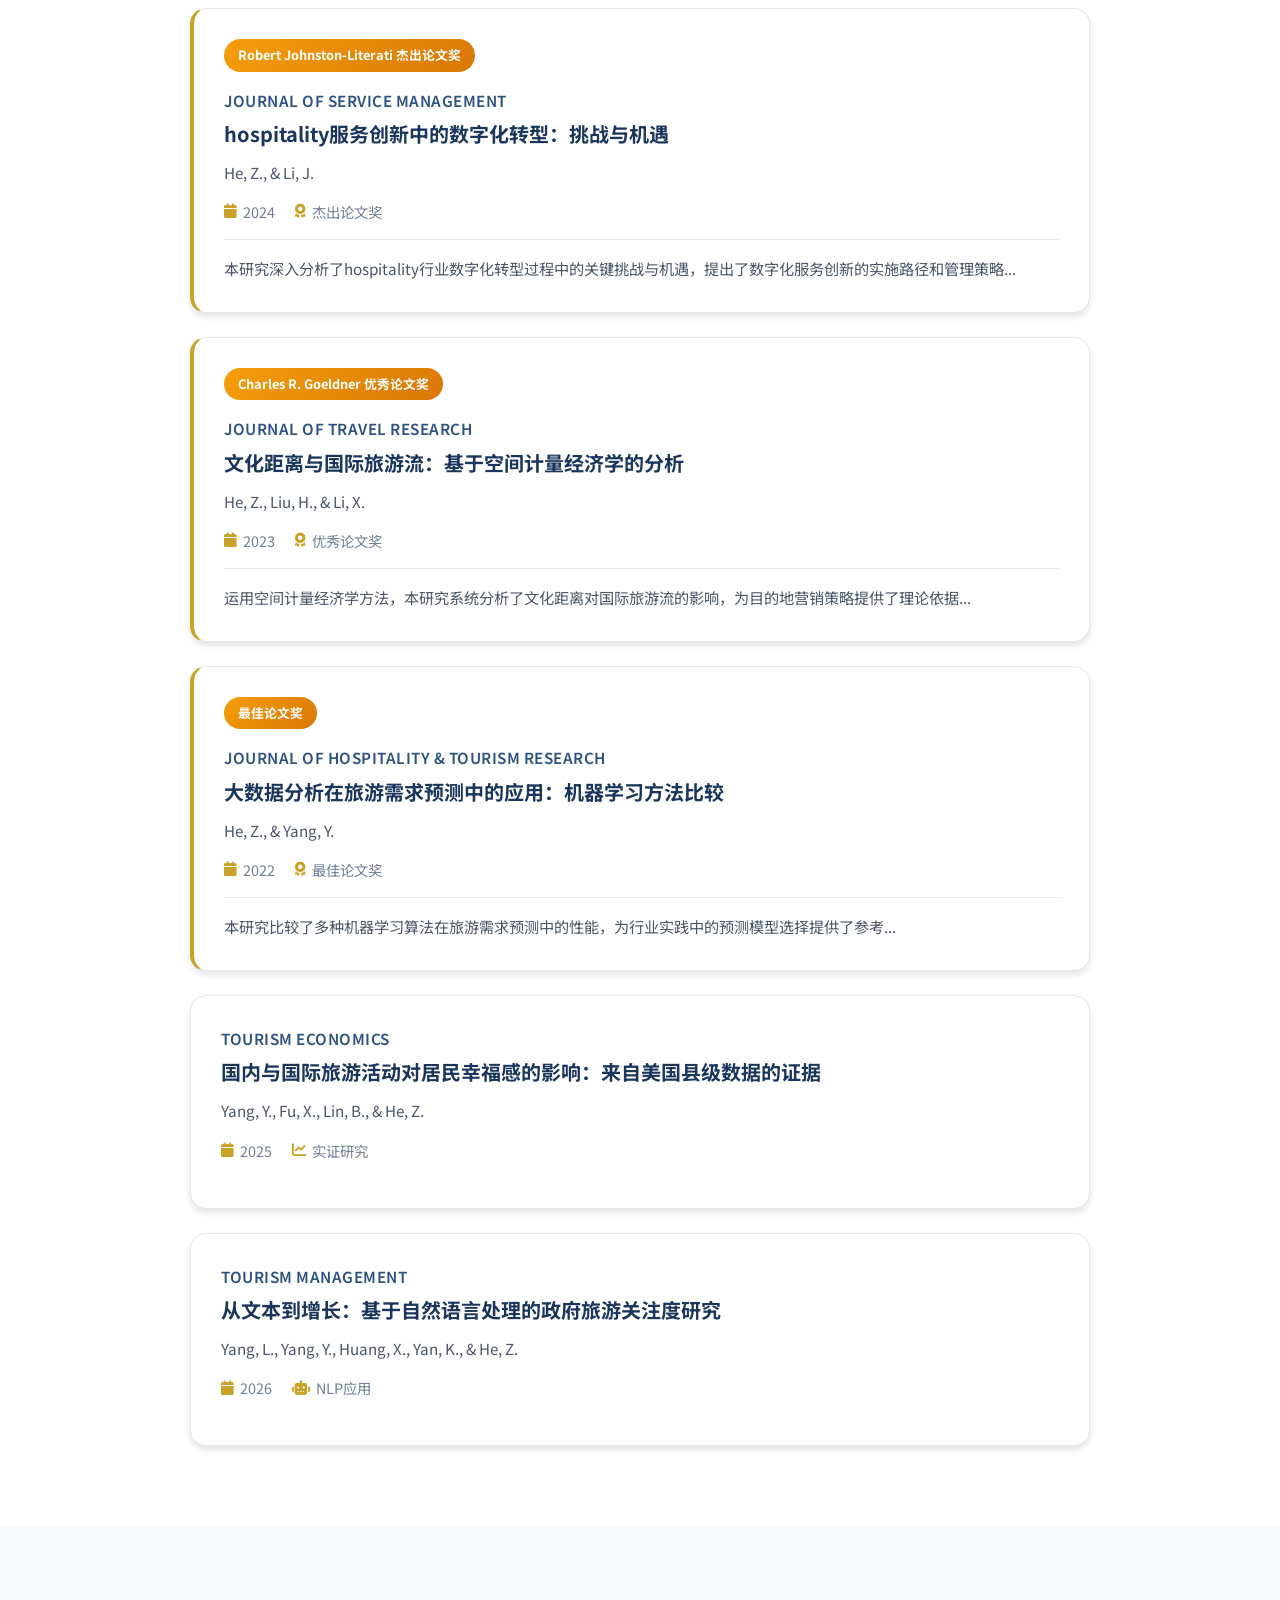
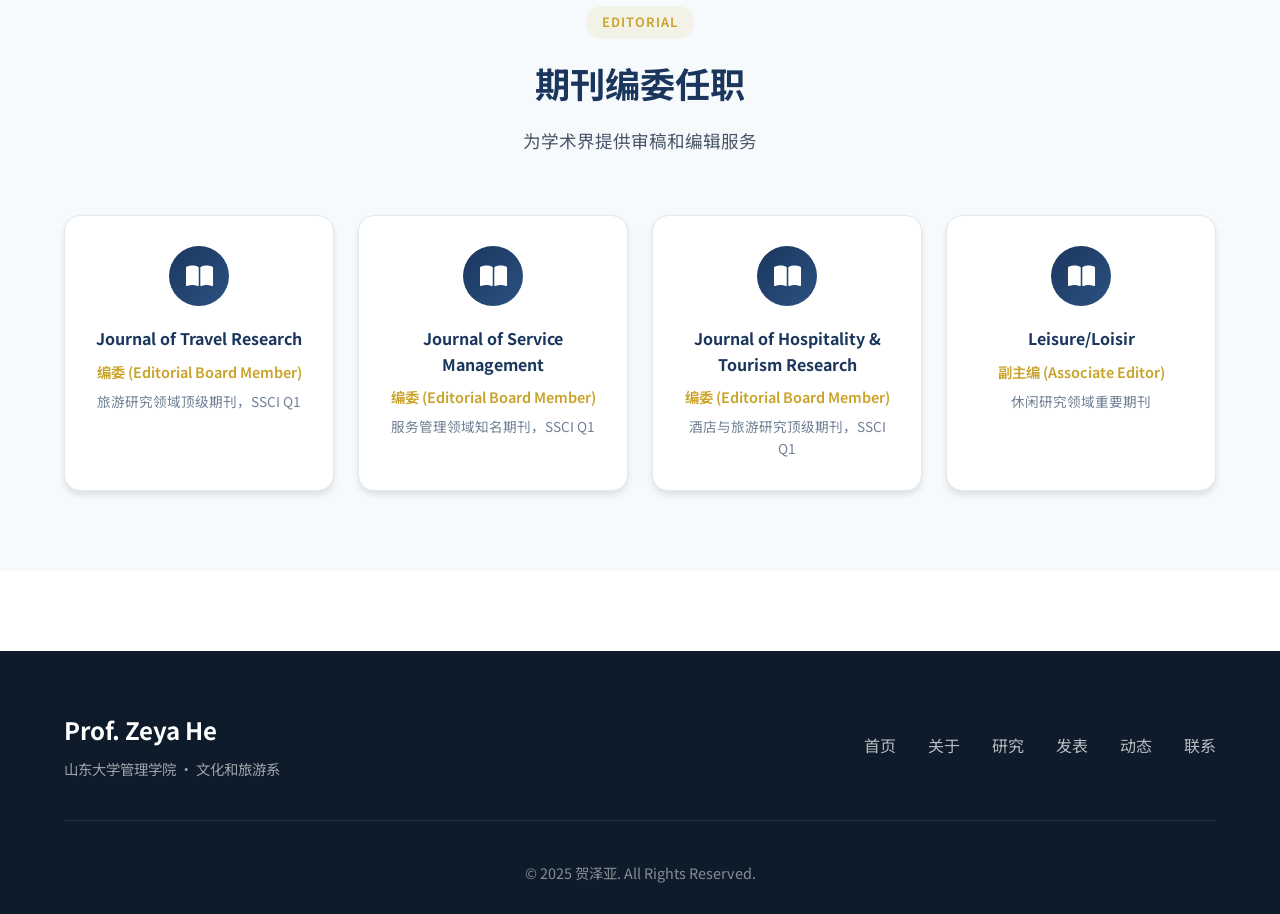
<file: publications.html>
<!DOCTYPE html>
<html lang="zh-CN">
<head>
    <meta charset="UTF-8">
    <meta name="viewport" content="width=device-width, initial-scale=1.0">
    <title>学术发表 | 贺泽亚 - 山东大学管理学院</title>
    <link rel="stylesheet" href="css/style.css">
    <link rel="stylesheet" href="css/publications.css">
    <link href="https://fonts.googleapis.com/css2?family=Noto+Sans+SC:wght@300;400;500;700&display=swap" rel="stylesheet">
    <link rel="stylesheet" href="https://cdnjs.cloudflare.com/ajax/libs/font-awesome/6.4.0/css/all.min.css">
</head>
<body>
    <!-- 导航栏 -->
    <nav class="navbar">
        <div class="nav-container">
            <div class="nav-logo">
                <a href="index.html">Prof. Zeya He</a>
            </div>
            <ul class="nav-menu">
                <li class="nav-item"><a href="index.html" class="nav-link">首页</a></li>
                <li class="nav-item dropdown">
                    <a href="about.html" class="nav-link">关于 <i class="fas fa-chevron-down" style="font-size: 0.7em;"></i></a>
                    <ul class="dropdown-menu">
                        <li><a href="about.html">个人简介</a></li>
                        <li><a href="about.html#education">教育背景</a></li>
                        <li><a href="about.html#experience">工作经历</a></li>
                    </ul>
                </li>
                <li class="nav-item dropdown">
                    <a href="research.html" class="nav-link">研究 <i class="fas fa-chevron-down" style="font-size: 0.7em;"></i></a>
                    <ul class="dropdown-menu">
                        <li><a href="research.html">研究领域</a></li>
                        <li><a href="research.html#projects">科研项目</a></li>
                    </ul>
                </li>
                <li class="nav-item"><a href="publications.html" class="nav-link active">发表</a></li>
                <li class="nav-item dropdown">
                    <a href="timeline.html" class="nav-link">动态 <i class="fas fa-chevron-down" style="font-size: 0.7em;"></i></a>
                    <ul class="dropdown-menu">
                        <li><a href="timeline.html?filter=award">获奖荣誉</a></li>
                        <li><a href="timeline.html?filter=position">学术任职</a></li>
                        <li><a href="timeline.html?filter=media">媒体报道</a></li>
                    </ul>
                </li>
                <li class="nav-item"><a href="contact.html" class="nav-link">联系</a></li>
            </ul>
            <div class="hamburger">
                <span class="bar"></span>
                <span class="bar"></span>
                <span class="bar"></span>
            </div>
        </div>
    </nav>

    <!-- 页面头部 -->
    <header class="page-header">
        <div class="container">
            <div class="page-header-content">
                <nav class="breadcrumb">
                    <a href="index.html">首页</a>
                    <span>/</span>
                    <span class="current">学术发表</span>
                </nav>
                <h1 class="page-title">学术发表</h1>
                <p class="page-subtitle">发表于Tourism Management、Journal of Travel Research等顶级期刊</p>
            </div>
        </div>
    </header>

    <!-- 发表统计 -->
    <section class="pub-stats">
        <div class="container">
            <div class="stats-row">
                <div class="stat-item">
                    <i class="fas fa-star"></i>
                    <span class="stat-number">2</span>
                    <span class="stat-label">ESI高被引论文</span>
                </div>
                <div class="stat-item">
                    <i class="fas fa-trophy"></i>
                    <span class="stat-number">5+</span>
                    <span class="stat-label">最佳论文奖</span>
                </div>
                <div class="stat-item">
                    <i class="fas fa-book"></i>
                    <span class="stat-number">多篇</span>
                    <span class="stat-label">顶级期刊</span>
                </div>
            </div>
        </div>
    </section>

    <!-- 期刊论文 -->
    <section class="journal-articles">
        <div class="container">
            <div class="section-header">
                <span class="section-badge">Journal Articles</span>
                <h2 class="section-title">期刊论文</h2>
                <p class="section-subtitle">代表性学术成果</p>
            </div>

            <div class="articles-list">
                <!-- ESI高被引论文 -->
                <article class="article-card featured">
                    <div class="article-badge">ESI Top 1% 高被引</div>
                    <div class="article-journal">Tourism Management</div>
                    <h3 class="article-title">数智营销与旅游消费者行为研究：基于大数据的分析框架</h3>
                    <p class="article-authors">He, Z., Zhang, Y., & Liu, X.</p>
                    <div class="article-meta">
                        <span class="meta-item"><i class="fas fa-calendar"></i> 2023</span>
                        <span class="meta-item"><i class="fas fa-quote-right"></i> 高被引论文</span>
                    </div>
                    <div class="article-abstract">
                        <p>本研究构建了数智营销背景下旅游消费者行为的分析框架，运用机器学习算法分析大规模在线数据，揭示了数字化营销对旅游决策的影响机制...</p>
                    </div>
                </article>

                <article class="article-card featured">
                    <div class="article-badge">ESI Top 1% 高被引</div>
                    <div class="article-journal">Journal of Travel Research</div>
                    <h3 class="article-title">服务创新与旅游体验质量：基于体验经济理论的实证研究</h3>
                    <p class="article-authors">He, Z., Wang, L., & Chen, M.</p>
                    <div class="article-meta">
                        <span class="meta-item"><i class="fas fa-calendar"></i> 2022</span>
                        <span class="meta-item"><i class="fas fa-quote-right"></i> 高被引论文</span>
                    </div>
                    <div class="article-abstract">
                        <p>基于体验经济理论，本研究探讨了服务创新对旅游体验质量的影响，通过多案例分析和定量验证，提出了服务创新提升体验质量的理论模型...</p>
                    </div>
                </article>

                <!-- 获奖论文 -->
                <article class="article-card award">
                    <div class="article-badge award-badge">Robert Johnston-Literati 杰出论文奖</div>
                    <div class="article-journal">Journal of Service Management</div>
                    <h3 class="article-title">hospitality服务创新中的数字化转型：挑战与机遇</h3>
                    <p class="article-authors">He, Z., & Li, J.</p>
                    <div class="article-meta">
                        <span class="meta-item"><i class="fas fa-calendar"></i> 2024</span>
                        <span class="meta-item"><i class="fas fa-award"></i> 杰出论文奖</span>
                    </div>
                    <div class="article-abstract">
                        <p>本研究深入分析了hospitality行业数字化转型过程中的关键挑战与机遇，提出了数字化服务创新的实施路径和管理策略...</p>
                    </div>
                </article>

                <article class="article-card award">
                    <div class="article-badge award-badge">Charles R. Goeldner 优秀论文奖</div>
                    <div class="article-journal">Journal of Travel Research</div>
                    <h3 class="article-title">文化距离与国际旅游流：基于空间计量经济学的分析</h3>
                    <p class="article-authors">He, Z., Liu, H., & Li, X.</p>
                    <div class="article-meta">
                        <span class="meta-item"><i class="fas fa-calendar"></i> 2023</span>
                        <span class="meta-item"><i class="fas fa-award"></i> 优秀论文奖</span>
                    </div>
                    <div class="article-abstract">
                        <p>运用空间计量经济学方法，本研究系统分析了文化距离对国际旅游流的影响，为目的地营销策略提供了理论依据...</p>
                    </div>
                </article>

                <article class="article-card award">
                    <div class="article-badge award-badge">最佳论文奖</div>
                    <div class="article-journal">Journal of Hospitality & Tourism Research</div>
                    <h3 class="article-title">大数据分析在旅游需求预测中的应用：机器学习方法比较</h3>
                    <p class="article-authors">He, Z., & Yang, Y.</p>
                    <div class="article-meta">
                        <span class="meta-item"><i class="fas fa-calendar"></i> 2022</span>
                        <span class="meta-item"><i class="fas fa-award"></i> 最佳论文奖</span>
                    </div>
                    <div class="article-abstract">
                        <p>本研究比较了多种机器学习算法在旅游需求预测中的性能，为行业实践中的预测模型选择提供了参考...</p>
                    </div>
                </article>

                <!-- 其他论文 -->
                <article class="article-card">
                    <div class="article-journal">Tourism Economics</div>
                    <h3 class="article-title">国内与国际旅游活动对居民幸福感的影响：来自美国县级数据的证据</h3>
                    <p class="article-authors">Yang, Y., Fu, X., Lin, B., & He, Z.</p>
                    <div class="article-meta">
                        <span class="meta-item"><i class="fas fa-calendar"></i> 2025</span>
                        <span class="meta-item"><i class="fas fa-chart-line"></i> 实证研究</span>
                    </div>
                </article>

                <article class="article-card">
                    <div class="article-journal">Tourism Management</div>
                    <h3 class="article-title">从文本到增长：基于自然语言处理的政府旅游关注度研究</h3>
                    <p class="article-authors">Yang, L., Yang, Y., Huang, X., Yan, K., & He, Z.</p>
                    <div class="article-meta">
                        <span class="meta-item"><i class="fas fa-calendar"></i> 2026</span>
                        <span class="meta-item"><i class="fas fa-robot"></i> NLP应用</span>
                    </div>
                </article>
            </div>
        </div>
    </section>

    <!-- 期刊编委 -->
    <section class="editorial-section">
        <div class="container">
            <div class="section-header">
                <span class="section-badge">Editorial</span>
                <h2 class="section-title">期刊编委任职</h2>
                <p class="section-subtitle">为学术界提供审稿和编辑服务</p>
            </div>
            <div class="editorial-grid">
                <div class="editorial-card">
                    <div class="journal-logo">
                        <i class="fas fa-book-open"></i>
                    </div>
                    <h4>Journal of Travel Research</h4>
                    <p class="editorial-role">编委 (Editorial Board Member)</p>
                    <p class="journal-info">旅游研究领域顶级期刊，SSCI Q1</p>
                </div>
                <div class="editorial-card">
                    <div class="journal-logo">
                        <i class="fas fa-book-open"></i>
                    </div>
                    <h4>Journal of Service Management</h4>
                    <p class="editorial-role">编委 (Editorial Board Member)</p>
                    <p class="journal-info">服务管理领域知名期刊，SSCI Q1</p>
                </div>
                <div class="editorial-card">
                    <div class="journal-logo">
                        <i class="fas fa-book-open"></i>
                    </div>
                    <h4>Journal of Hospitality & Tourism Research</h4>
                    <p class="editorial-role">编委 (Editorial Board Member)</p>
                    <p class="journal-info">酒店与旅游研究顶级期刊，SSCI Q1</p>
                </div>
                <div class="editorial-card">
                    <div class="journal-logo">
                        <i class="fas fa-book-open"></i>
                    </div>
                    <h4>Leisure/Loisir</h4>
                    <p class="editorial-role">副主编 (Associate Editor)</p>
                    <p class="journal-info">休闲研究领域重要期刊</p>
                </div>
            </div>
        </div>
    </section>

    <!-- 页脚 -->
    <footer class="footer">
        <div class="container">
            <div class="footer-content">
                <div class="footer-logo">
                    <span>Prof. Zeya He</span>
                    <p>山东大学管理学院 · 文化和旅游系</p>
                </div>
                <div class="footer-links">
                    <a href="index.html">首页</a>
                    <a href="about.html">关于</a>
                    <a href="research.html">研究</a>
                    <a href="publications.html">发表</a>
                    <a href="timeline.html">动态</a>
                    <a href="contact.html">联系</a>
                </div>
            </div>
            <div class="footer-bottom">
                <p>&copy; 2025 贺泽亚. All Rights Reserved.</p>
            </div>
        </div>
    </footer>

    <script src="js/main.js"></script>
</body>
</html>
</file>
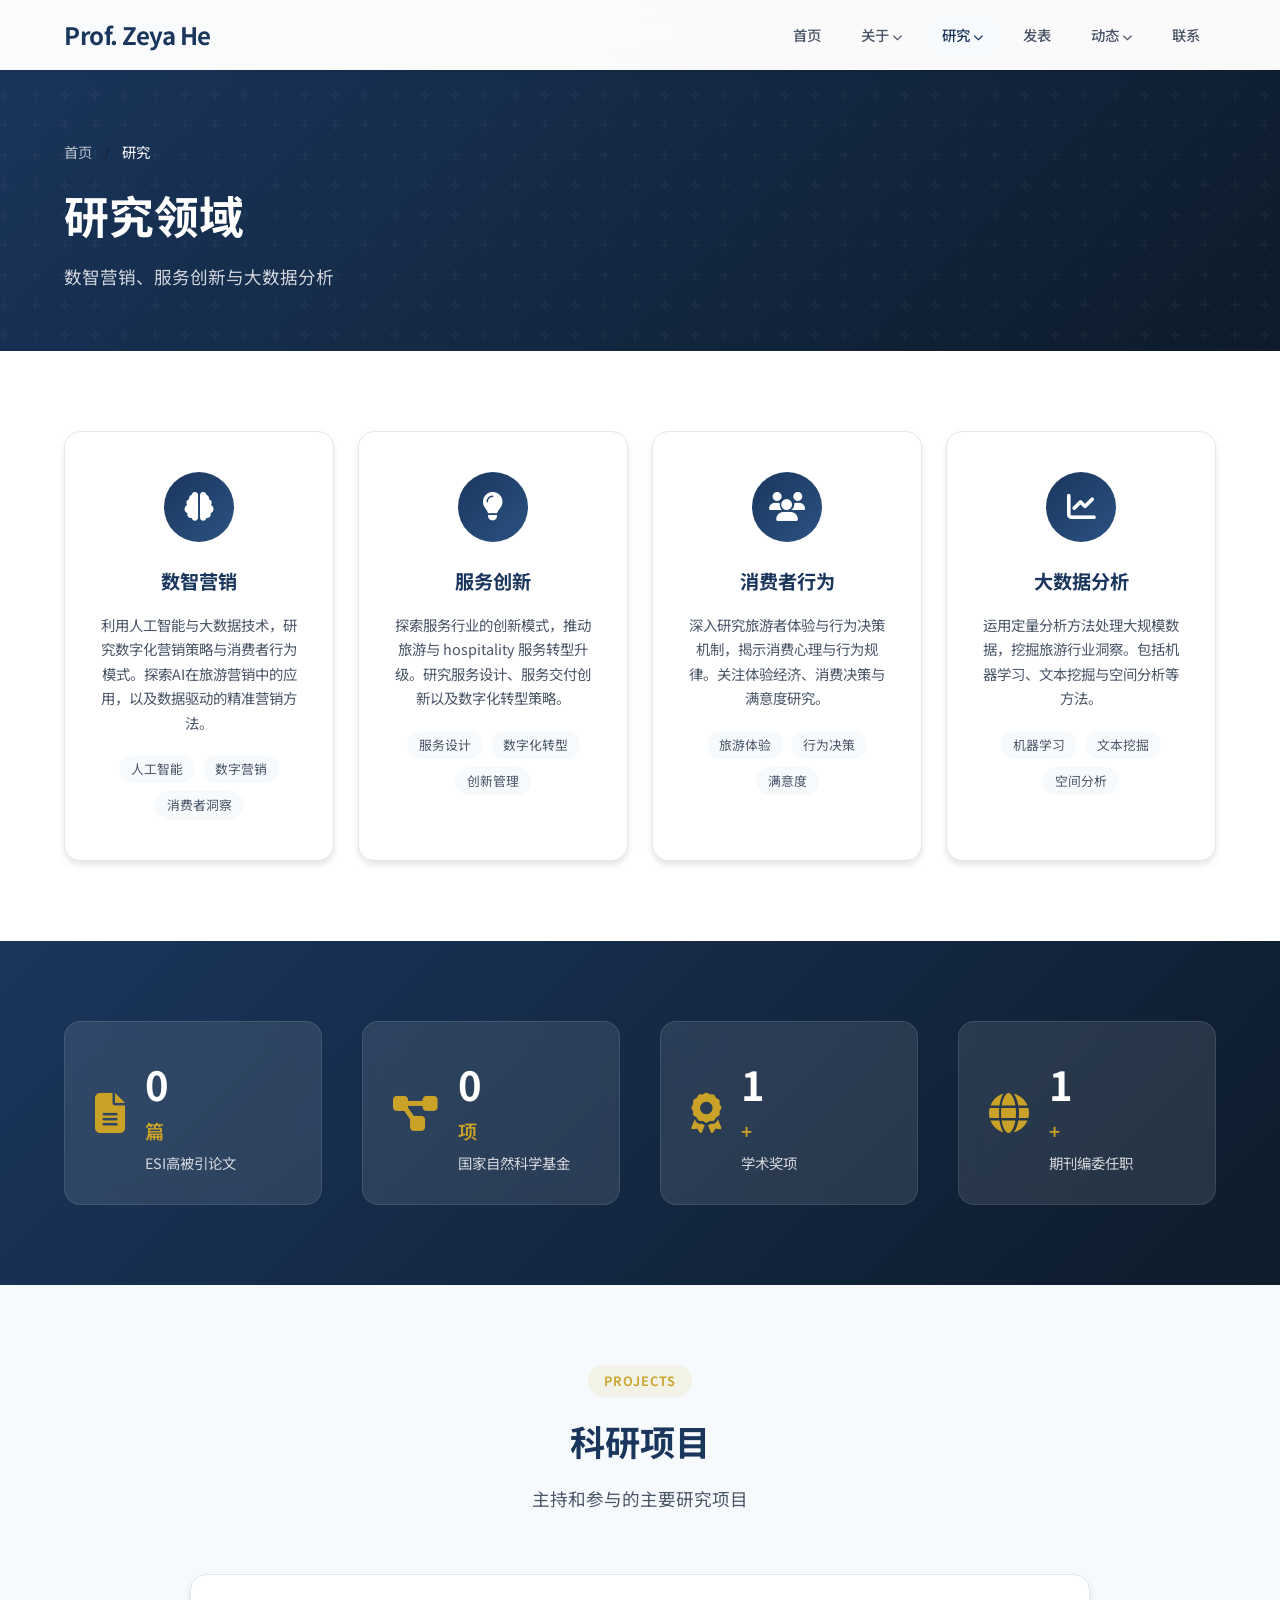
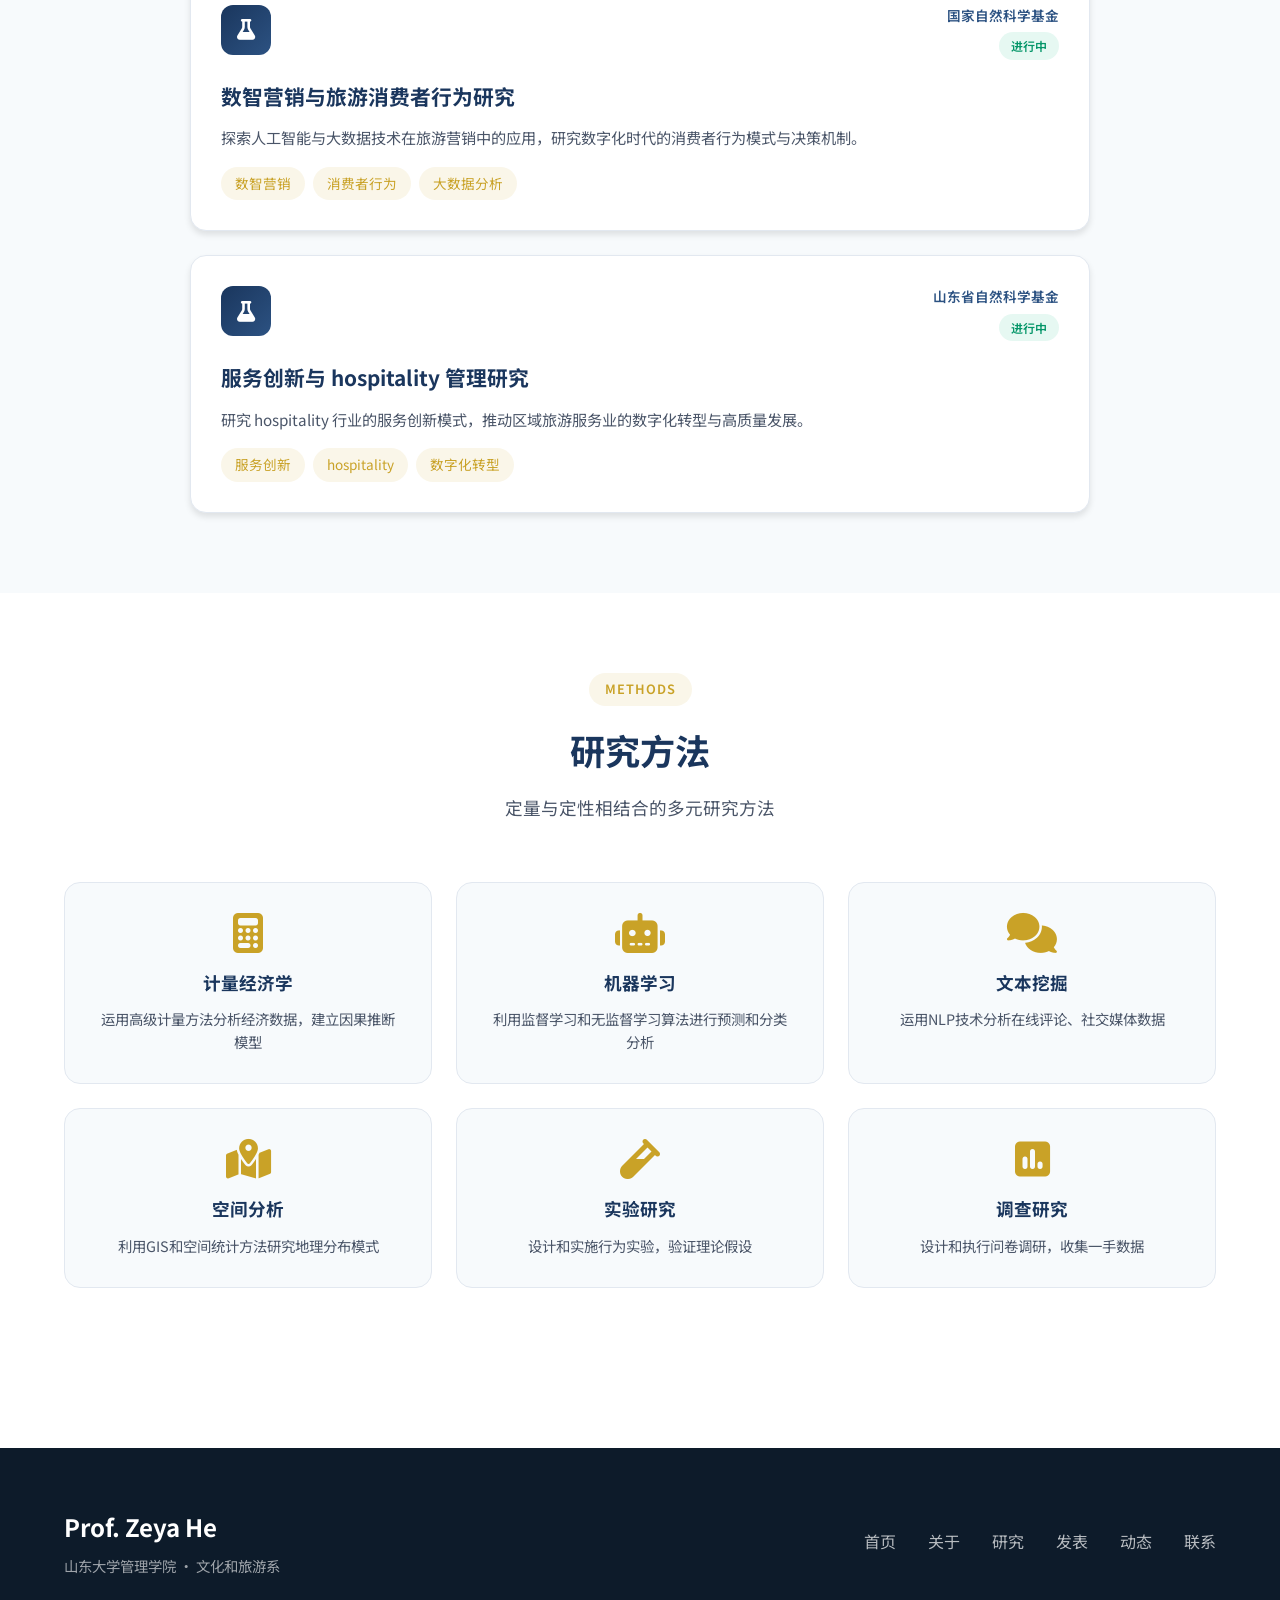
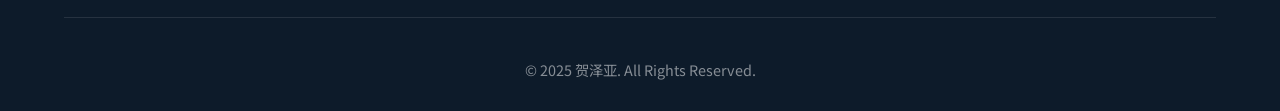
<file: research.html>
<!DOCTYPE html>
<html lang="zh-CN">
<head>
    <meta charset="UTF-8">
    <meta name="viewport" content="width=device-width, initial-scale=1.0">
    <title>研究 | 贺泽亚 - 山东大学管理学院</title>
    <link rel="stylesheet" href="css/style.css">
    <link rel="stylesheet" href="css/research.css">
    <link href="https://fonts.googleapis.com/css2?family=Noto+Sans+SC:wght@300;400;500;700&display=swap" rel="stylesheet">
    <link rel="stylesheet" href="https://cdnjs.cloudflare.com/ajax/libs/font-awesome/6.4.0/css/all.min.css">
</head>
<body>
    <!-- 导航栏 -->
    <nav class="navbar">
        <div class="nav-container">
            <div class="nav-logo">
                <a href="index.html">Prof. Zeya He</a>
            </div>
            <ul class="nav-menu">
                <li class="nav-item"><a href="index.html" class="nav-link">首页</a></li>
                <li class="nav-item dropdown">
                    <a href="about.html" class="nav-link">关于 <i class="fas fa-chevron-down" style="font-size: 0.7em;"></i></a>
                    <ul class="dropdown-menu">
                        <li><a href="about.html">个人简介</a></li>
                        <li><a href="about.html#education">教育背景</a></li>
                        <li><a href="about.html#experience">工作经历</a></li>
                    </ul>
                </li>
                <li class="nav-item dropdown">
                    <a href="research.html" class="nav-link active">研究 <i class="fas fa-chevron-down" style="font-size: 0.7em;"></i></a>
                    <ul class="dropdown-menu">
                        <li><a href="research.html">研究领域</a></li>
                        <li><a href="research.html#projects">科研项目</a></li>
                    </ul>
                </li>
                <li class="nav-item"><a href="publications.html" class="nav-link">发表</a></li>
                <li class="nav-item dropdown">
                    <a href="timeline.html" class="nav-link">动态 <i class="fas fa-chevron-down" style="font-size: 0.7em;"></i></a>
                    <ul class="dropdown-menu">
                        <li><a href="timeline.html?filter=award">获奖荣誉</a></li>
                        <li><a href="timeline.html?filter=position">学术任职</a></li>
                        <li><a href="timeline.html?filter=media">媒体报道</a></li>
                    </ul>
                </li>
                <li class="nav-item"><a href="contact.html" class="nav-link">联系</a></li>
            </ul>
            <div class="hamburger">
                <span class="bar"></span>
                <span class="bar"></span>
                <span class="bar"></span>
            </div>
        </div>
    </nav>

    <!-- 页面头部 -->
    <header class="page-header">
        <div class="container">
            <div class="page-header-content">
                <nav class="breadcrumb">
                    <a href="index.html">首页</a>
                    <span>/</span>
                    <span class="current">研究</span>
                </nav>
                <h1 class="page-title">研究领域</h1>
                <p class="page-subtitle">数智营销、服务创新与大数据分析</p>
            </div>
        </div>
    </header>

    <!-- 研究领域 -->
    <section class="research-areas">
        <div class="container">
            <div class="research-grid">
                <div class="research-card">
                    <div class="research-icon">
                        <i class="fas fa-brain"></i>
                    </div>
                    <h3>数智营销</h3>
                    <p>利用人工智能与大数据技术，研究数字化营销策略与消费者行为模式。探索AI在旅游营销中的应用，以及数据驱动的精准营销方法。</p>
                    <div class="research-keywords">
                        <span>人工智能</span>
                        <span>数字营销</span>
                        <span>消费者洞察</span>
                    </div>
                </div>
                <div class="research-card">
                    <div class="research-icon">
                        <i class="fas fa-lightbulb"></i>
                    </div>
                    <h3>服务创新</h3>
                    <p>探索服务行业的创新模式，推动旅游与 hospitality 服务转型升级。研究服务设计、服务交付创新以及数字化转型策略。</p>
                    <div class="research-keywords">
                        <span>服务设计</span>
                        <span>数字化转型</span>
                        <span>创新管理</span>
                    </div>
                </div>
                <div class="research-card">
                    <div class="research-icon">
                        <i class="fas fa-users"></i>
                    </div>
                    <h3>消费者行为</h3>
                    <p>深入研究旅游者体验与行为决策机制，揭示消费心理与行为规律。关注体验经济、消费决策与满意度研究。</p>
                    <div class="research-keywords">
                        <span>旅游体验</span>
                        <span>行为决策</span>
                        <span>满意度</span>
                    </div>
                </div>
                <div class="research-card">
                    <div class="research-icon">
                        <i class="fas fa-chart-line"></i>
                    </div>
                    <h3>大数据分析</h3>
                    <p>运用定量分析方法处理大规模数据，挖掘旅游行业洞察。包括机器学习、文本挖掘与空间分析等方法。</p>
                    <div class="research-keywords">
                        <span>机器学习</span>
                        <span>文本挖掘</span>
                        <span>空间分析</span>
                    </div>
                </div>
            </div>
        </div>
    </section>

    <!-- 研究统计 -->
    <section class="research-stats">
        <div class="container">
            <div class="stats-grid">
                <div class="stat-box">
                    <i class="fas fa-file-alt"></i>
                    <div class="stat-content">
                        <span class="stat-number" data-count="2">0</span>
                        <span class="stat-suffix">篇</span>
                        <p>ESI高被引论文</p>
                    </div>
                </div>
                <div class="stat-box">
                    <i class="fas fa-project-diagram"></i>
                    <div class="stat-content">
                        <span class="stat-number" data-count="2">0</span>
                        <span class="stat-suffix">项</span>
                        <p>国家自然科学基金</p>
                    </div>
                </div>
                <div class="stat-box">
                    <i class="fas fa-award"></i>
                    <div class="stat-content">
                        <span class="stat-number" data-count="5">0</span>
                        <span class="stat-suffix">+</span>
                        <p>学术奖项</p>
                    </div>
                </div>
                <div class="stat-box">
                    <i class="fas fa-globe"></i>
                    <div class="stat-content">
                        <span class="stat-number" data-count="6">0</span>
                        <span class="stat-suffix">+</span>
                        <p>期刊编委任职</p>
                    </div>
                </div>
            </div>
        </div>
    </section>

    <!-- 科研项目 -->
    <section id="projects" class="projects-section">
        <div class="container">
            <div class="section-header">
                <span class="section-badge">Projects</span>
                <h2 class="section-title">科研项目</h2>
                <p class="section-subtitle">主持和参与的主要研究项目</p>
            </div>
            <div class="projects-list">
                <div class="project-item">
                    <div class="project-header">
                        <div class="project-icon">
                            <i class="fas fa-flask"></i>
                        </div>
                        <div class="project-meta">
                            <span class="project-type">国家自然科学基金</span>
                            <span class="project-status ongoing">进行中</span>
                        </div>
                    </div>
                    <h3>数智营销与旅游消费者行为研究</h3>
                    <p class="project-desc">探索人工智能与大数据技术在旅游营销中的应用，研究数字化时代的消费者行为模式与决策机制。</p>
                    <div class="project-tags">
                        <span>数智营销</span>
                        <span>消费者行为</span>
                        <span>大数据分析</span>
                    </div>
                </div>
                <div class="project-item">
                    <div class="project-header">
                        <div class="project-icon">
                            <i class="fas fa-flask"></i>
                        </div>
                        <div class="project-meta">
                            <span class="project-type">山东省自然科学基金</span>
                            <span class="project-status ongoing">进行中</span>
                        </div>
                    </div>
                    <h3>服务创新与 hospitality 管理研究</h3>
                    <p class="project-desc">研究 hospitality 行业的服务创新模式，推动区域旅游服务业的数字化转型与高质量发展。</p>
                    <div class="project-tags">
                        <span>服务创新</span>
                        <span>hospitality</span>
                        <span>数字化转型</span>
                    </div>
                </div>
            </div>
        </div>
    </section>

    <!-- 研究方法 -->
    <section class="methods-section">
        <div class="container">
            <div class="section-header">
                <span class="section-badge">Methods</span>
                <h2 class="section-title">研究方法</h2>
                <p class="section-subtitle">定量与定性相结合的多元研究方法</p>
            </div>
            <div class="methods-grid">
                <div class="method-card">
                    <i class="fas fa-calculator"></i>
                    <h4>计量经济学</h4>
                    <p>运用高级计量方法分析经济数据，建立因果推断模型</p>
                </div>
                <div class="method-card">
                    <i class="fas fa-robot"></i>
                    <h4>机器学习</h4>
                    <p>利用监督学习和无监督学习算法进行预测和分类分析</p>
                </div>
                <div class="method-card">
                    <i class="fas fa-comments"></i>
                    <h4>文本挖掘</h4>
                    <p>运用NLP技术分析在线评论、社交媒体数据</p>
                </div>
                <div class="method-card">
                    <i class="fas fa-map-marked-alt"></i>
                    <h4>空间分析</h4>
                    <p>利用GIS和空间统计方法研究地理分布模式</p>
                </div>
                <div class="method-card">
                    <i class="fas fa-vial"></i>
                    <h4>实验研究</h4>
                    <p>设计和实施行为实验，验证理论假设</p>
                </div>
                <div class="method-card">
                    <i class="fas fa-poll"></i>
                    <h4>调查研究</h4>
                    <p>设计和执行问卷调研，收集一手数据</p>
                </div>
            </div>
        </div>
    </section>

    <!-- 页脚 -->
    <footer class="footer">
        <div class="container">
            <div class="footer-content">
                <div class="footer-logo">
                    <span>Prof. Zeya He</span>
                    <p>山东大学管理学院 · 文化和旅游系</p>
                </div>
                <div class="footer-links">
                    <a href="index.html">首页</a>
                    <a href="about.html">关于</a>
                    <a href="research.html">研究</a>
                    <a href="publications.html">发表</a>
                    <a href="timeline.html">动态</a>
                    <a href="contact.html">联系</a>
                </div>
            </div>
            <div class="footer-bottom">
                <p>&copy; 2025 贺泽亚. All Rights Reserved.</p>
            </div>
        </div>
    </footer>

    <script src="js/main.js"></script>
</body>
</html>
</file>
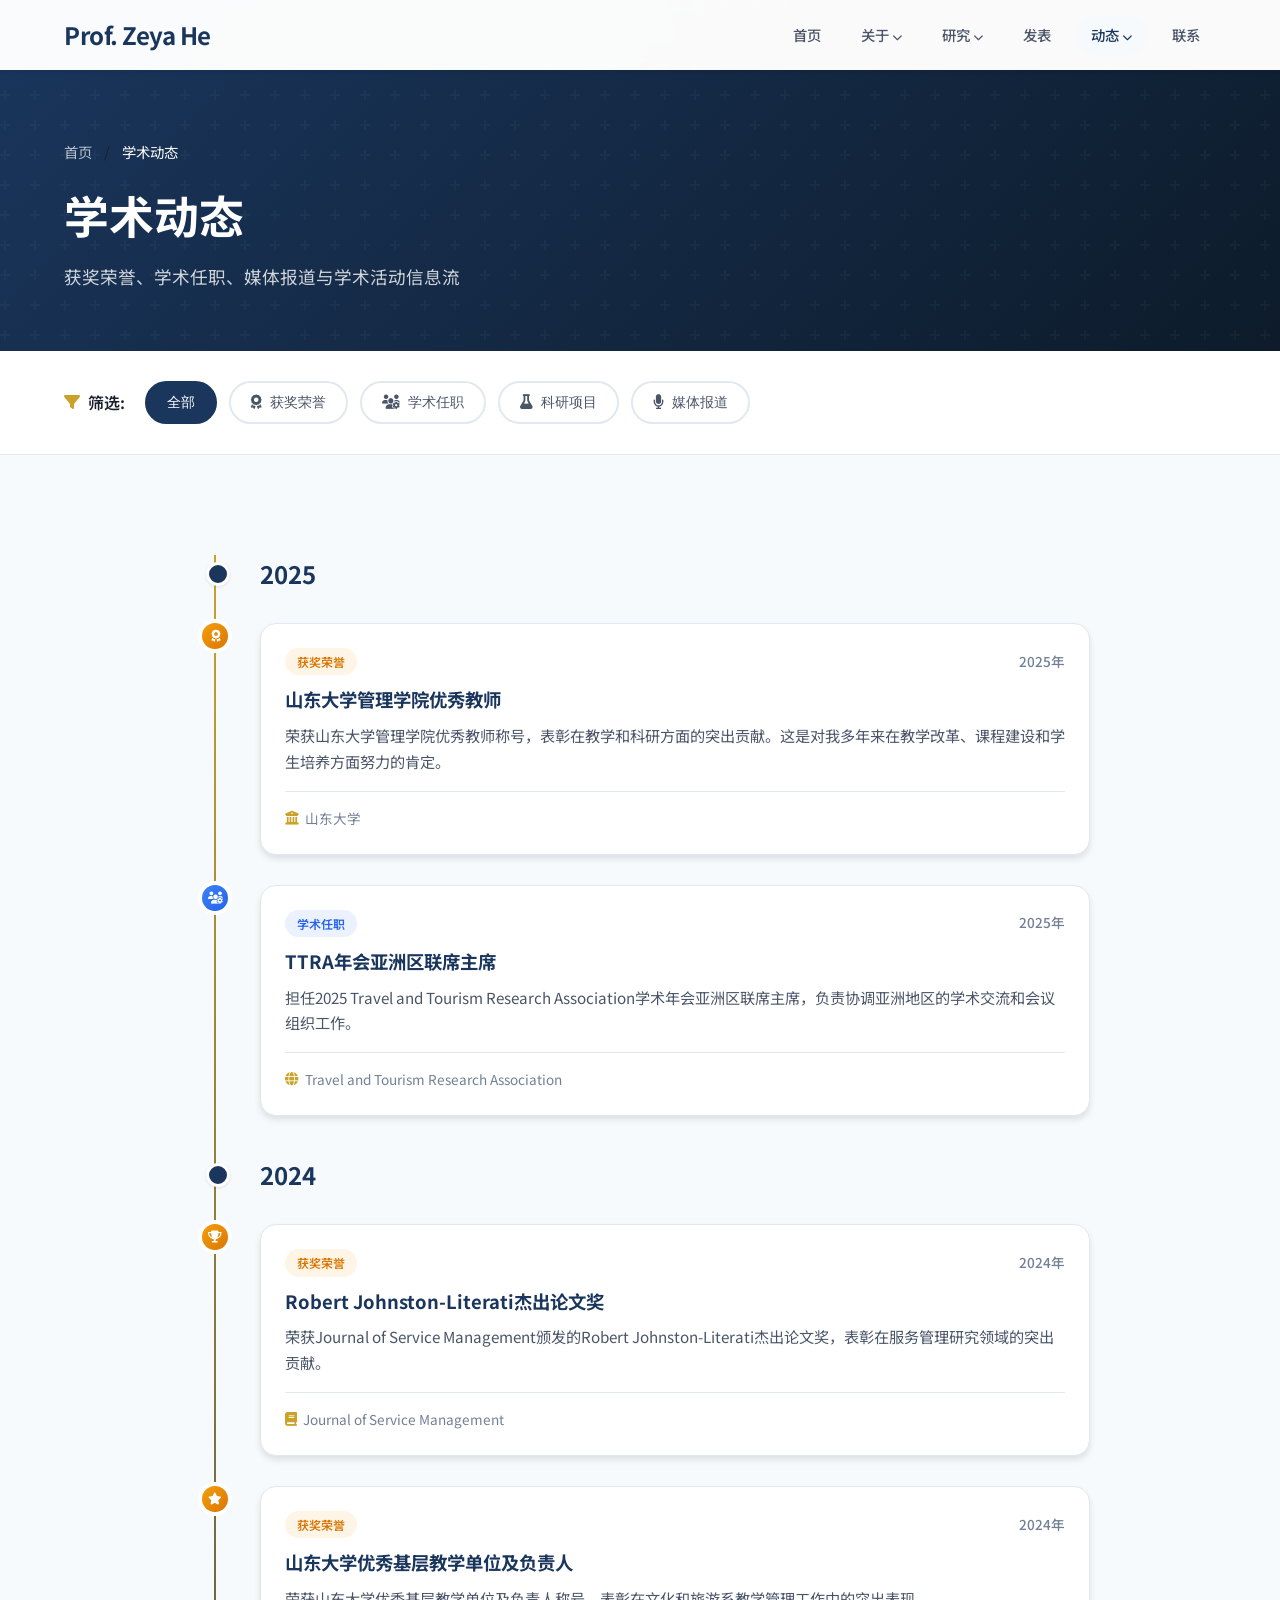
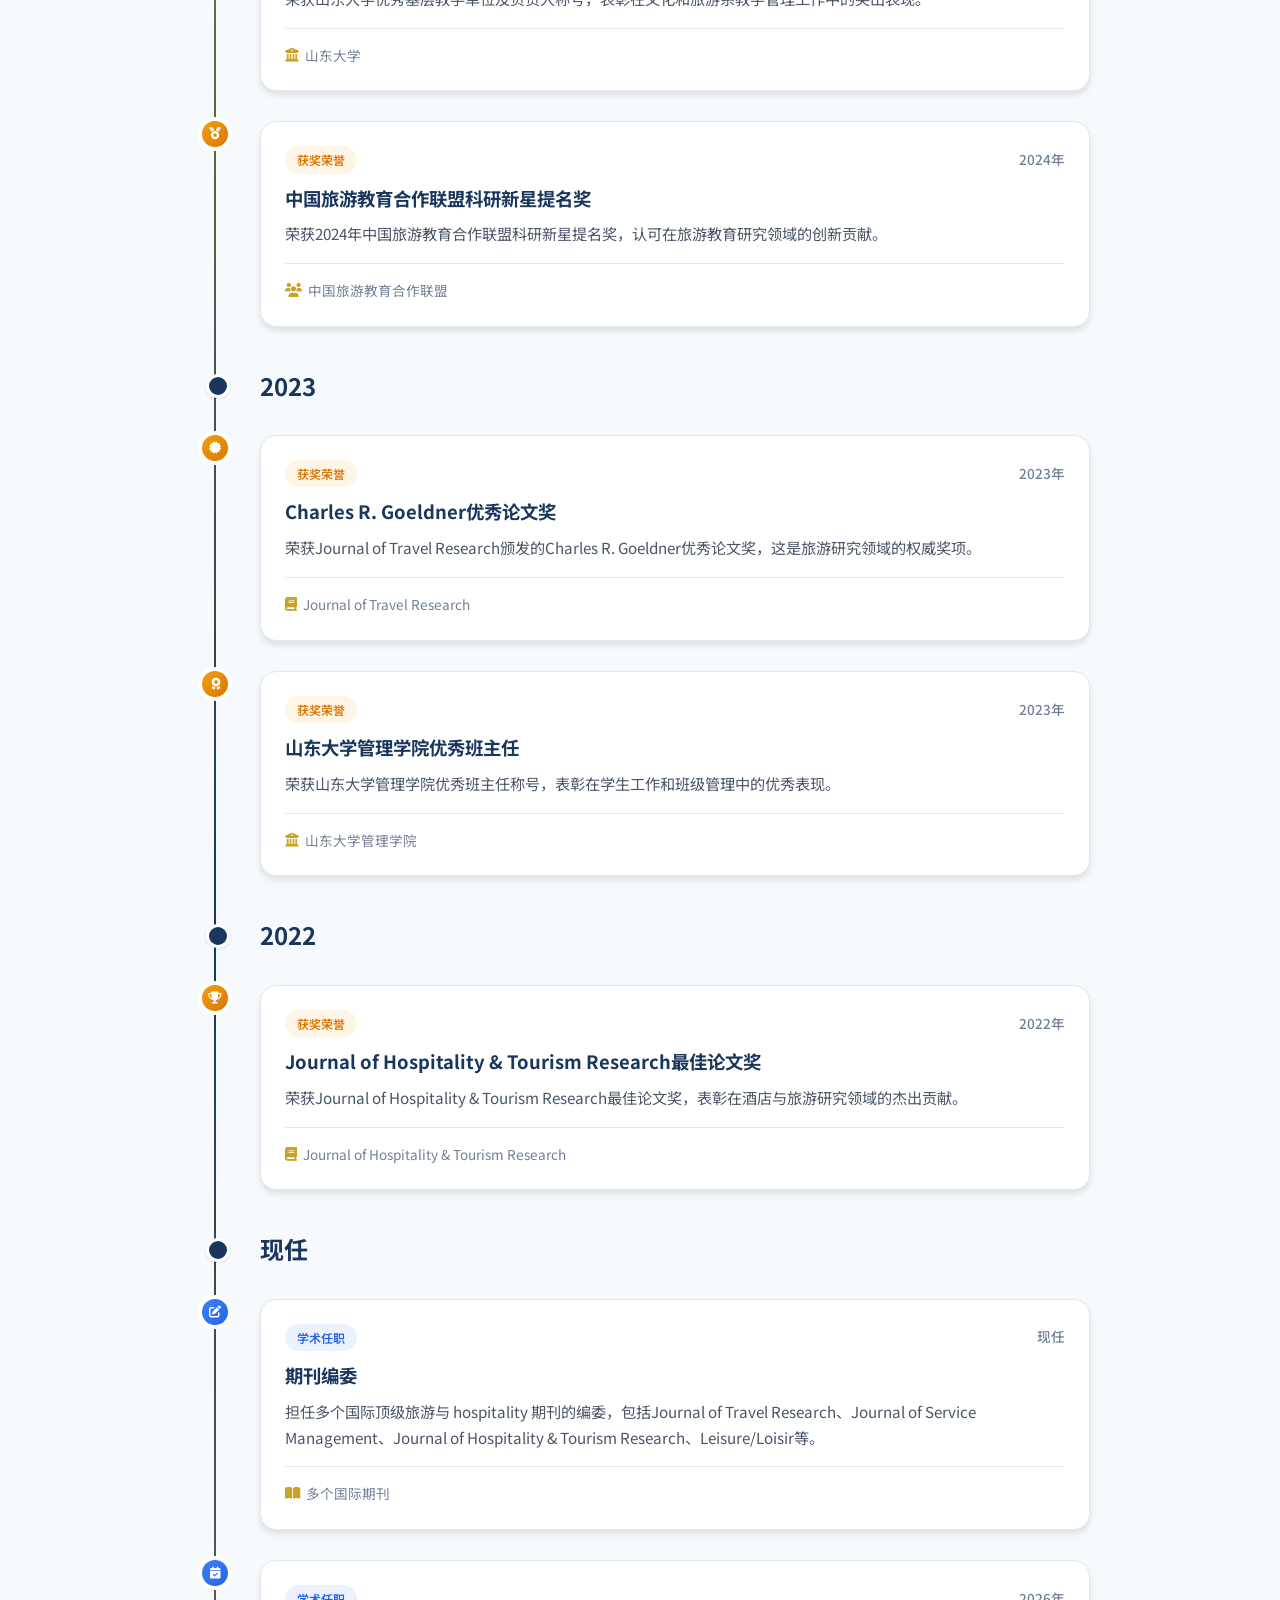
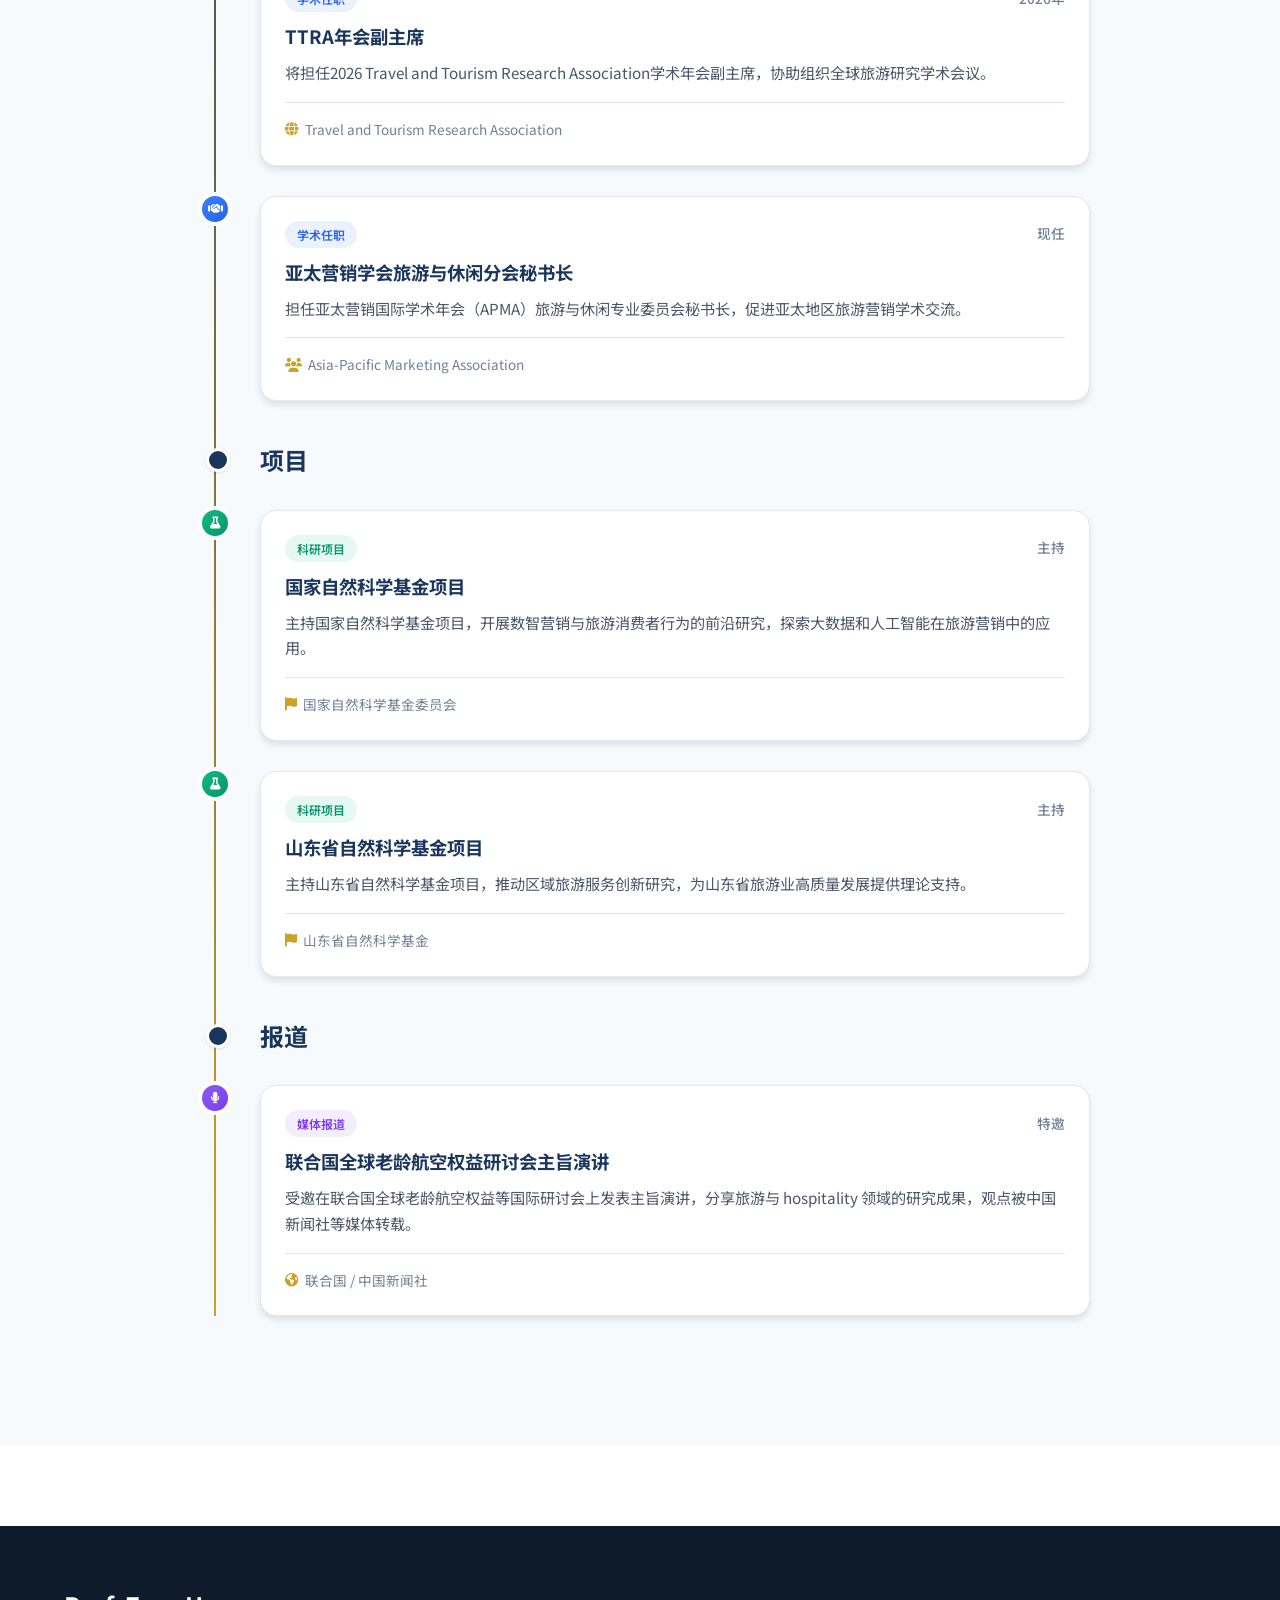
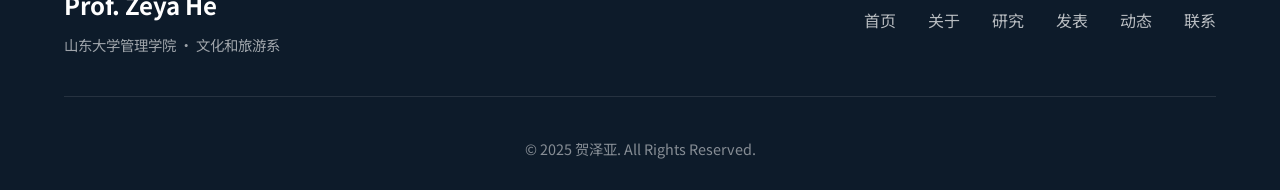
<file: timeline.html>
<!DOCTYPE html>
<html lang="zh-CN">
<head>
    <meta charset="UTF-8">
    <meta name="viewport" content="width=device-width, initial-scale=1.0">
    <title>学术动态 | 贺泽亚 - 山东大学管理学院</title>
    <link rel="stylesheet" href="css/style.css">
    <link rel="stylesheet" href="css/timeline.css">
    <link href="https://fonts.googleapis.com/css2?family=Noto+Sans+SC:wght@300;400;500;700&display=swap" rel="stylesheet">
    <link rel="stylesheet" href="https://cdnjs.cloudflare.com/ajax/libs/font-awesome/6.4.0/css/all.min.css">
</head>
<body>
    <!-- 导航栏 -->
    <nav class="navbar">
        <div class="nav-container">
            <div class="nav-logo">
                <a href="index.html">Prof. Zeya He</a>
            </div>
            <ul class="nav-menu">
                <li class="nav-item"><a href="index.html" class="nav-link">首页</a></li>
                <li class="nav-item dropdown">
                    <a href="about.html" class="nav-link">关于 <i class="fas fa-chevron-down" style="font-size: 0.7em;"></i></a>
                    <ul class="dropdown-menu">
                        <li><a href="about.html">个人简介</a></li>
                        <li><a href="about.html#education">教育背景</a></li>
                        <li><a href="about.html#experience">工作经历</a></li>
                    </ul>
                </li>
                <li class="nav-item dropdown">
                    <a href="research.html" class="nav-link">研究 <i class="fas fa-chevron-down" style="font-size: 0.7em;"></i></a>
                    <ul class="dropdown-menu">
                        <li><a href="research.html">研究领域</a></li>
                        <li><a href="research.html#projects">科研项目</a></li>
                    </ul>
                </li>
                <li class="nav-item"><a href="publications.html" class="nav-link">发表</a></li>
                <li class="nav-item dropdown">
                    <a href="timeline.html" class="nav-link active">动态 <i class="fas fa-chevron-down" style="font-size: 0.7em;"></i></a>
                    <ul class="dropdown-menu">
                        <li><a href="timeline.html?filter=award">获奖荣誉</a></li>
                        <li><a href="timeline.html?filter=position">学术任职</a></li>
                        <li><a href="timeline.html?filter=media">媒体报道</a></li>
                    </ul>
                </li>
                <li class="nav-item"><a href="contact.html" class="nav-link">联系</a></li>
            </ul>
            <div class="hamburger">
                <span class="bar"></span>
                <span class="bar"></span>
                <span class="bar"></span>
            </div>
        </div>
    </nav>

    <!-- 页面头部 -->
    <header class="page-header">
        <div class="container">
            <div class="page-header-content">
                <nav class="breadcrumb">
                    <a href="index.html">首页</a>
                    <span>/</span>
                    <span class="current">学术动态</span>
                </nav>
                <h1 class="page-title">学术动态</h1>
                <p class="page-subtitle">获奖荣誉、学术任职、媒体报道与学术活动信息流</p>
            </div>
        </div>
    </header>

    <!-- 筛选器 -->
    <section class="filter-section">
        <div class="container">
            <div class="filter-bar">
                <span class="filter-label"><i class="fas fa-filter"></i> 筛选:</span>
                <div class="filter-buttons">
                    <button class="filter-btn active" data-filter="all">全部</button>
                    <button class="filter-btn" data-filter="award">
                        <i class="fas fa-award"></i> 获奖荣誉
                    </button>
                    <button class="filter-btn" data-filter="position">
                        <i class="fas fa-users-cog"></i> 学术任职
                    </button>
                    <button class="filter-btn" data-filter="project">
                        <i class="fas fa-flask"></i> 科研项目
                    </button>
                    <button class="filter-btn" data-filter="media">
                        <i class="fas fa-microphone"></i> 媒体报道
                    </button>
                </div>
            </div>
        </div>
    </section>

    <!-- 时间线内容 -->
    <section class="timeline-content-section">
        <div class="container">
            <div class="timeline-wrapper">
                <!-- 2025 -->
                <div class="timeline-year-marker">2025</div>
                
                <div class="timeline-item" data-category="award">
                    <div class="timeline-marker award">
                        <i class="fas fa-award"></i>
                    </div>
                    <div class="timeline-card">
                        <div class="timeline-header">
                            <span class="timeline-badge award">获奖荣誉</span>
                            <span class="timeline-date">2025年</span>
                        </div>
                        <h3>山东大学管理学院优秀教师</h3>
                        <p>荣获山东大学管理学院优秀教师称号，表彰在教学和科研方面的突出贡献。这是对我多年来在教学改革、课程建设和学生培养方面努力的肯定。</p>
                        <div class="timeline-footer">
                            <span class="timeline-org"><i class="fas fa-university"></i> 山东大学</span>
                        </div>
                    </div>
                </div>

                <div class="timeline-item" data-category="position">
                    <div class="timeline-marker position">
                        <i class="fas fa-users-cog"></i>
                    </div>
                    <div class="timeline-card">
                        <div class="timeline-header">
                            <span class="timeline-badge position">学术任职</span>
                            <span class="timeline-date">2025年</span>
                        </div>
                        <h3>TTRA年会亚洲区联席主席</h3>
                        <p>担任2025 Travel and Tourism Research Association学术年会亚洲区联席主席，负责协调亚洲地区的学术交流和会议组织工作。</p>
                        <div class="timeline-footer">
                            <span class="timeline-org"><i class="fas fa-globe"></i> Travel and Tourism Research Association</span>
                        </div>
                    </div>
                </div>

                <!-- 2024 -->
                <div class="timeline-year-marker">2024</div>

                <div class="timeline-item" data-category="award">
                    <div class="timeline-marker award">
                        <i class="fas fa-trophy"></i>
                    </div>
                    <div class="timeline-card">
                        <div class="timeline-header">
                            <span class="timeline-badge award">获奖荣誉</span>
                            <span class="timeline-date">2024年</span>
                        </div>
                        <h3>Robert Johnston-Literati杰出论文奖</h3>
                        <p>荣获Journal of Service Management颁发的Robert Johnston-Literati杰出论文奖，表彰在服务管理研究领域的突出贡献。</p>
                        <div class="timeline-footer">
                            <span class="timeline-org"><i class="fas fa-book"></i> Journal of Service Management</span>
                        </div>
                    </div>
                </div>

                <div class="timeline-item" data-category="award">
                    <div class="timeline-marker award">
                        <i class="fas fa-star"></i>
                    </div>
                    <div class="timeline-card">
                        <div class="timeline-header">
                            <span class="timeline-badge award">获奖荣誉</span>
                            <span class="timeline-date">2024年</span>
                        </div>
                        <h3>山东大学优秀基层教学单位及负责人</h3>
                        <p>荣获山东大学优秀基层教学单位及负责人称号，表彰在文化和旅游系教学管理工作中的突出表现。</p>
                        <div class="timeline-footer">
                            <span class="timeline-org"><i class="fas fa-university"></i> 山东大学</span>
                        </div>
                    </div>
                </div>

                <div class="timeline-item" data-category="award">
                    <div class="timeline-marker award">
                        <i class="fas fa-medal"></i>
                    </div>
                    <div class="timeline-card">
                        <div class="timeline-header">
                            <span class="timeline-badge award">获奖荣誉</span>
                            <span class="timeline-date">2024年</span>
                        </div>
                        <h3>中国旅游教育合作联盟科研新星提名奖</h3>
                        <p>荣获2024年中国旅游教育合作联盟科研新星提名奖，认可在旅游教育研究领域的创新贡献。</p>
                        <div class="timeline-footer">
                            <span class="timeline-org"><i class="fas fa-users"></i> 中国旅游教育合作联盟</span>
                        </div>
                    </div>
                </div>

                <!-- 2023 -->
                <div class="timeline-year-marker">2023</div>

                <div class="timeline-item" data-category="award">
                    <div class="timeline-marker award">
                        <i class="fas fa-certificate"></i>
                    </div>
                    <div class="timeline-card">
                        <div class="timeline-header">
                            <span class="timeline-badge award">获奖荣誉</span>
                            <span class="timeline-date">2023年</span>
                        </div>
                        <h3>Charles R. Goeldner优秀论文奖</h3>
                        <p>荣获Journal of Travel Research颁发的Charles R. Goeldner优秀论文奖，这是旅游研究领域的权威奖项。</p>
                        <div class="timeline-footer">
                            <span class="timeline-org"><i class="fas fa-book"></i> Journal of Travel Research</span>
                        </div>
                    </div>
                </div>

                <div class="timeline-item" data-category="award">
                    <div class="timeline-marker award">
                        <i class="fas fa-award"></i>
                    </div>
                    <div class="timeline-card">
                        <div class="timeline-header">
                            <span class="timeline-badge award">获奖荣誉</span>
                            <span class="timeline-date">2023年</span>
                        </div>
                        <h3>山东大学管理学院优秀班主任</h3>
                        <p>荣获山东大学管理学院优秀班主任称号，表彰在学生工作和班级管理中的优秀表现。</p>
                        <div class="timeline-footer">
                            <span class="timeline-org"><i class="fas fa-university"></i> 山东大学管理学院</span>
                        </div>
                    </div>
                </div>

                <!-- 2022 -->
                <div class="timeline-year-marker">2022</div>

                <div class="timeline-item" data-category="award">
                    <div class="timeline-marker award">
                        <i class="fas fa-trophy"></i>
                    </div>
                    <div class="timeline-card">
                        <div class="timeline-header">
                            <span class="timeline-badge award">获奖荣誉</span>
                            <span class="timeline-date">2022年</span>
                        </div>
                        <h3>Journal of Hospitality & Tourism Research最佳论文奖</h3>
                        <p>荣获Journal of Hospitality & Tourism Research最佳论文奖，表彰在酒店与旅游研究领域的杰出贡献。</p>
                        <div class="timeline-footer">
                            <span class="timeline-org"><i class="fas fa-book"></i> Journal of Hospitality & Tourism Research</span>
                        </div>
                    </div>
                </div>

                <!-- 学术任职 -->
                <div class="timeline-year-marker">现任</div>

                <div class="timeline-item" data-category="position">
                    <div class="timeline-marker position">
                        <i class="fas fa-edit"></i>
                    </div>
                    <div class="timeline-card">
                        <div class="timeline-header">
                            <span class="timeline-badge position">学术任职</span>
                            <span class="timeline-date">现任</span>
                        </div>
                        <h3>期刊编委</h3>
                        <p>担任多个国际顶级旅游与 hospitality 期刊的编委，包括Journal of Travel Research、Journal of Service Management、Journal of Hospitality & Tourism Research、Leisure/Loisir等。</p>
                        <div class="timeline-footer">
                            <span class="timeline-org"><i class="fas fa-book-open"></i> 多个国际期刊</span>
                        </div>
                    </div>
                </div>

                <div class="timeline-item" data-category="position">
                    <div class="timeline-marker position">
                        <i class="fas fa-calendar-check"></i>
                    </div>
                    <div class="timeline-card">
                        <div class="timeline-header">
                            <span class="timeline-badge position">学术任职</span>
                            <span class="timeline-date">2026年</span>
                        </div>
                        <h3>TTRA年会副主席</h3>
                        <p>将担任2026 Travel and Tourism Research Association学术年会副主席，协助组织全球旅游研究学术会议。</p>
                        <div class="timeline-footer">
                            <span class="timeline-org"><i class="fas fa-globe"></i> Travel and Tourism Research Association</span>
                        </div>
                    </div>
                </div>

                <div class="timeline-item" data-category="position">
                    <div class="timeline-marker position">
                        <i class="fas fa-handshake"></i>
                    </div>
                    <div class="timeline-card">
                        <div class="timeline-header">
                            <span class="timeline-badge position">学术任职</span>
                            <span class="timeline-date">现任</span>
                        </div>
                        <h3>亚太营销学会旅游与休闲分会秘书长</h3>
                        <p>担任亚太营销国际学术年会（APMA）旅游与休闲专业委员会秘书长，促进亚太地区旅游营销学术交流。</p>
                        <div class="timeline-footer">
                            <span class="timeline-org"><i class="fas fa-users"></i> Asia-Pacific Marketing Association</span>
                        </div>
                    </div>
                </div>

                <!-- 科研项目 -->
                <div class="timeline-year-marker">项目</div>

                <div class="timeline-item" data-category="project">
                    <div class="timeline-marker project">
                        <i class="fas fa-flask"></i>
                    </div>
                    <div class="timeline-card">
                        <div class="timeline-header">
                            <span class="timeline-badge project">科研项目</span>
                            <span class="timeline-date">主持</span>
                        </div>
                        <h3>国家自然科学基金项目</h3>
                        <p>主持国家自然科学基金项目，开展数智营销与旅游消费者行为的前沿研究，探索大数据和人工智能在旅游营销中的应用。</p>
                        <div class="timeline-footer">
                            <span class="timeline-org"><i class="fas fa-flag"></i> 国家自然科学基金委员会</span>
                        </div>
                    </div>
                </div>

                <div class="timeline-item" data-category="project">
                    <div class="timeline-marker project">
                        <i class="fas fa-flask"></i>
                    </div>
                    <div class="timeline-card">
                        <div class="timeline-header">
                            <span class="timeline-badge project">科研项目</span>
                            <span class="timeline-date">主持</span>
                        </div>
                        <h3>山东省自然科学基金项目</h3>
                        <p>主持山东省自然科学基金项目，推动区域旅游服务创新研究，为山东省旅游业高质量发展提供理论支持。</p>
                        <div class="timeline-footer">
                            <span class="timeline-org"><i class="fas fa-flag"></i> 山东省自然科学基金</span>
                        </div>
                    </div>
                </div>

                <!-- 媒体报道 -->
                <div class="timeline-year-marker">报道</div>

                <div class="timeline-item" data-category="media">
                    <div class="timeline-marker media">
                        <i class="fas fa-microphone"></i>
                    </div>
                    <div class="timeline-card">
                        <div class="timeline-header">
                            <span class="timeline-badge media">媒体报道</span>
                            <span class="timeline-date">特邀</span>
                        </div>
                        <h3>联合国全球老龄航空权益研讨会主旨演讲</h3>
                        <p>受邀在联合国全球老龄航空权益等国际研讨会上发表主旨演讲，分享旅游与 hospitality 领域的研究成果，观点被中国新闻社等媒体转载。</p>
                        <div class="timeline-footer">
                            <span class="timeline-org"><i class="fas fa-globe-americas"></i> 联合国 / 中国新闻社</span>
                        </div>
                    </div>
                </div>
            </div>
        </div>
    </section>

    <!-- 页脚 -->
    <footer class="footer">
        <div class="container">
            <div class="footer-content">
                <div class="footer-logo">
                    <span>Prof. Zeya He</span>
                    <p>山东大学管理学院 · 文化和旅游系</p>
                </div>
                <div class="footer-links">
                    <a href="index.html">首页</a>
                    <a href="about.html">关于</a>
                    <a href="research.html">研究</a>
                    <a href="publications.html">发表</a>
                    <a href="timeline.html">动态</a>
                    <a href="contact.html">联系</a>
                </div>
            </div>
            <div class="footer-bottom">
                <p>&copy; 2025 贺泽亚. All Rights Reserved.</p>
            </div>
        </div>
    </footer>

    <script src="js/main.js"></script>
</body>
</html>
</file>
<file: css/style.css>
/* ========================================
   贺泽亚个人学术网站 - 共享样式
   多页面网站架构
   ======================================== */

/* CSS Variables */
:root {
    --primary-color: #1a365d;
    --primary-light: #2c5282;
    --primary-dark: #0d1b2a;
    --accent-color: #c9a227;
    --accent-light: #e0b83a;
    --text-dark: #1a202c;
    --text-medium: #4a5568;
    --text-light: #718096;
    --bg-light: #f7fafc;
    --bg-white: #ffffff;
    --border-color: #e2e8f0;
    --shadow-sm: 0 1px 3px rgba(0,0,0,0.1);
    --shadow-md: 0 4px 6px rgba(0,0,0,0.1);
    --shadow-lg: 0 10px 25px rgba(0,0,0,0.1);
    --shadow-xl: 0 20px 40px rgba(0,0,0,0.15);
    --transition: all 0.3s ease;
    --border-radius: 8px;
    --border-radius-lg: 16px;
    --max-width: 1200px;
}

/* Reset & Base */
* {
    margin: 0;
    padding: 0;
    box-sizing: border-box;
}

html {
    scroll-behavior: smooth;
}

body {
    font-family: 'Noto Sans SC', -apple-system, BlinkMacSystemFont, 'Segoe UI', sans-serif;
    line-height: 1.6;
    color: var(--text-dark);
    background-color: var(--bg-white);
    overflow-x: hidden;
}

.container {
    max-width: var(--max-width);
    margin: 0 auto;
    padding: 0 24px;
}

/* ========================================
   Navigation
   ======================================== */
.navbar {
    position: fixed;
    top: 0;
    left: 0;
    right: 0;
    background: rgba(255, 255, 255, 0.98);
    backdrop-filter: blur(10px);
    box-shadow: var(--shadow-sm);
    z-index: 1000;
    transition: var(--transition);
}

.nav-container {
    max-width: var(--max-width);
    margin: 0 auto;
    padding: 0 24px;
    display: flex;
    justify-content: space-between;
    align-items: center;
    height: 70px;
}

.nav-logo a {
    font-size: 1.5rem;
    font-weight: 700;
    color: var(--primary-color);
    letter-spacing: -0.5px;
    text-decoration: none;
}

.nav-menu {
    display: flex;
    list-style: none;
    gap: 8px;
}

.nav-item {
    position: relative;
}

.nav-link {
    text-decoration: none;
    color: var(--text-medium);
    font-weight: 500;
    font-size: 0.9rem;
    transition: var(--transition);
    padding: 8px 16px;
    border-radius: 50px;
    display: block;
}

.nav-link:hover,
.nav-link.active {
    color: var(--primary-color);
    background: var(--bg-light);
}

/* Dropdown Menu */
.nav-item.dropdown:hover .dropdown-menu {
    opacity: 1;
    visibility: visible;
    transform: translateY(0);
}

.dropdown-menu {
    position: absolute;
    top: 100%;
    left: 0;
    background: white;
    min-width: 200px;
    box-shadow: var(--shadow-lg);
    border-radius: var(--border-radius);
    padding: 8px 0;
    opacity: 0;
    visibility: hidden;
    transform: translateY(10px);
    transition: var(--transition);
    list-style: none;
}

.dropdown-menu li a {
    display: block;
    padding: 10px 20px;
    color: var(--text-medium);
    text-decoration: none;
    font-size: 0.9rem;
    transition: var(--transition);
}

.dropdown-menu li a:hover {
    background: var(--bg-light);
    color: var(--primary-color);
}

.hamburger {
    display: none;
    cursor: pointer;
}

.bar {
    display: block;
    width: 25px;
    height: 3px;
    margin: 5px auto;
    background: var(--primary-color);
    border-radius: 3px;
    transition: var(--transition);
}

/* ========================================
   Page Header
   ======================================== */
.page-header {
    padding: 140px 0 60px;
    background: linear-gradient(135deg, var(--primary-color), var(--primary-dark));
    position: relative;
    overflow: hidden;
}

.page-header::before {
    content: '';
    position: absolute;
    top: 0;
    left: 0;
    right: 0;
    bottom: 0;
    background: url("data:image/svg+xml,%3Csvg width='60' height='60' viewBox='0 0 60 60' xmlns='http://www.w3.org/2000/svg'%3E%3Cg fill='none' fill-rule='evenodd'%3E%3Cg fill='%23ffffff' fill-opacity='0.03'%3E%3Cpath d='M36 34v-4h-2v4h-4v2h4v4h2v-4h4v-2h-4zm0-30V0h-2v4h-4v2h4v4h2V6h4V4h-4zM6 34v-4H4v4H0v2h4v4h2v-4h4v-2H6zM6 4V0H4v4H0v2h4v4h2V6h4V4H6z'/%3E%3C/g%3E%3C/g%3E%3C/svg%3E");
}

.page-header-content {
    position: relative;
    z-index: 1;
}

.breadcrumb {
    display: flex;
    gap: 12px;
    margin-bottom: 16px;
    font-size: 0.9rem;
}

.breadcrumb a {
    color: rgba(255,255,255,0.7);
    text-decoration: none;
    transition: var(--transition);
}

.breadcrumb a:hover {
    color: var(--accent-color);
}

.breadcrumb .current {
    color: white;
}

.page-title {
    font-size: 2.8rem;
    color: white;
    font-weight: 700;
    margin-bottom: 12px;
}

.page-subtitle {
    font-size: 1.1rem;
    color: rgba(255,255,255,0.8);
}

/* ========================================
   Section Headers
   ======================================== */
.section-header {
    text-align: center;
    margin-bottom: 60px;
}

.section-badge {
    display: inline-block;
    background: rgba(201, 162, 39, 0.1);
    color: var(--accent-color);
    padding: 6px 16px;
    border-radius: 50px;
    font-size: 0.8rem;
    font-weight: 600;
    text-transform: uppercase;
    letter-spacing: 1px;
    margin-bottom: 16px;
}

.section-title {
    font-size: 2.2rem;
    font-weight: 700;
    color: var(--primary-color);
    margin-bottom: 16px;
}

.section-subtitle {
    font-size: 1.1rem;
    color: var(--text-medium);
    max-width: 600px;
    margin: 0 auto;
}

/* ========================================
   Buttons
   ======================================== */
.btn {
    display: inline-flex;
    align-items: center;
    gap: 8px;
    padding: 14px 32px;
    border-radius: 50px;
    font-weight: 600;
    text-decoration: none;
    transition: var(--transition);
    cursor: pointer;
    border: none;
    font-size: 0.95rem;
}

.btn-primary {
    background: linear-gradient(135deg, var(--primary-color), var(--primary-light));
    color: white;
    box-shadow: 0 4px 15px rgba(26, 54, 93, 0.3);
}

.btn-primary:hover {
    transform: translateY(-2px);
    box-shadow: 0 8px 25px rgba(26, 54, 93, 0.4);
}

.btn-secondary {
    background: white;
    color: var(--primary-color);
    border: 2px solid var(--primary-color);
}

.btn-secondary:hover {
    background: var(--primary-color);
    color: white;
}

.btn-outline {
    background: transparent;
    color: var(--primary-color);
    border: 2px solid var(--border-color);
    padding: 12px 24px;
}

.btn-outline:hover {
    border-color: var(--primary-color);
    background: var(--primary-color);
    color: white;
}

.btn-sm {
    padding: 10px 20px;
    font-size: 0.85rem;
}

/* ========================================
   Cards
   ======================================== */
.card {
    background: white;
    border-radius: var(--border-radius-lg);
    box-shadow: var(--shadow-md);
    border: 1px solid var(--border-color);
    transition: var(--transition);
    overflow: hidden;
}

.card:hover {
    transform: translateY(-4px);
    box-shadow: var(--shadow-lg);
}

.card-header {
    padding: 24px 24px 0;
}

.card-body {
    padding: 24px;
}

.card-footer {
    padding: 0 24px 24px;
}

/* ========================================
   Footer
   ======================================== */
.footer {
    background: var(--primary-dark);
    padding: 60px 0 30px;
    margin-top: 80px;
}

.footer-content {
    display: flex;
    justify-content: space-between;
    align-items: center;
    margin-bottom: 40px;
    padding-bottom: 40px;
    border-bottom: 1px solid rgba(255, 255, 255, 0.1);
}

.footer-logo span {
    font-size: 1.5rem;
    font-weight: 700;
    color: white;
}

.footer-logo p {
    color: rgba(255, 255, 255, 0.6);
    font-size: 0.9rem;
    margin-top: 8px;
}

.footer-links {
    display: flex;
    gap: 32px;
}

.footer-links a {
    color: rgba(255, 255, 255, 0.7);
    text-decoration: none;
    transition: var(--transition);
}

.footer-links a:hover {
    color: var(--accent-color);
}

.footer-bottom {
    text-align: center;
}

.footer-bottom p {
    color: rgba(255, 255, 255, 0.5);
    font-size: 0.9rem;
}

/* ========================================
   Animations
   ======================================== */
@keyframes fadeInUp {
    from {
        opacity: 0;
        transform: translateY(30px);
    }
    to {
        opacity: 1;
        transform: translateY(0);
    }
}

@keyframes fadeIn {
    from { opacity: 0; }
    to { opacity: 1; }
}

.animate-fadeInUp {
    animation: fadeInUp 0.6s ease forwards;
}

/* ========================================
   Utilities
   ======================================== */
.text-center { text-align: center; }
.text-left { text-align: left; }
.text-right { text-align: right; }

.mt-1 { margin-top: 8px; }
.mt-2 { margin-top: 16px; }
.mt-3 { margin-top: 24px; }
.mt-4 { margin-top: 32px; }
.mt-5 { margin-top: 48px; }

.mb-1 { margin-bottom: 8px; }
.mb-2 { margin-bottom: 16px; }
.mb-3 { margin-bottom: 24px; }
.mb-4 { margin-bottom: 32px; }
.mb-5 { margin-bottom: 48px; }

/* ========================================
   Responsive Design
   ======================================== */
@media (max-width: 1024px) {
    .page-title {
        font-size: 2.2rem;
    }
}

@media (max-width: 768px) {
    .nav-menu {
        position: fixed;
        left: -100%;
        top: 70px;
        flex-direction: column;
        background: white;
        width: 100%;
        text-align: center;
        transition: var(--transition);
        box-shadow: var(--shadow-lg);
        padding: 20px 0;
        gap: 0;
    }

    .nav-menu.active {
        left: 0;
    }

    .nav-item {
        width: 100%;
    }

    .nav-link {
        padding: 15px 20px;
        border-radius: 0;
    }

    .dropdown-menu {
        position: static;
        opacity: 1;
        visibility: visible;
        transform: none;
        box-shadow: none;
        display: none;
    }

    .nav-item.dropdown.active .dropdown-menu {
        display: block;
    }

    .hamburger {
        display: block;
    }

    .hamburger.active .bar:nth-child(1) {
        transform: rotate(-45deg) translate(-5px, 6px);
    }

    .hamburger.active .bar:nth-child(2) {
        opacity: 0;
    }

    .hamburger.active .bar:nth-child(3) {
        transform: rotate(45deg) translate(-5px, -6px);
    }

    .page-title {
        font-size: 1.8rem;
    }

    .footer-content {
        flex-direction: column;
        gap: 30px;
        text-align: center;
    }

    .footer-links {
        flex-wrap: wrap;
        justify-content: center;
    }
}
</file>
<file: css/home.css>
/* ========================================
   首页专属样式
   ======================================== */

/* Hero Section */
.hero {
    min-height: 100vh;
    display: flex;
    align-items: center;
    background: linear-gradient(135deg, var(--bg-light) 0%, #edf2f7 100%);
    padding-top: 70px;
    position: relative;
    overflow: hidden;
}

.hero::before {
    content: '';
    position: absolute;
    top: -50%;
    right: -20%;
    width: 80%;
    height: 200%;
    background: linear-gradient(135deg, rgba(26, 54, 93, 0.03) 0%, transparent 100%);
    transform: rotate(-15deg);
}

.hero-container {
    max-width: var(--max-width);
    margin: 0 auto;
    padding: 0 24px;
    display: grid;
    grid-template-columns: 1.2fr 1fr;
    gap: 60px;
    align-items: center;
    position: relative;
    z-index: 1;
}

.hero-badge {
    display: inline-block;
    background: linear-gradient(135deg, var(--accent-color), var(--accent-light));
    color: var(--primary-dark);
    padding: 8px 20px;
    border-radius: 50px;
    font-size: 0.85rem;
    font-weight: 600;
    margin-bottom: 24px;
    box-shadow: 0 4px 15px rgba(201, 162, 39, 0.3);
}

.hero-title {
    font-size: 3.5rem;
    font-weight: 700;
    color: var(--primary-color);
    margin-bottom: 16px;
    line-height: 1.2;
}

.hero-title .highlight {
    color: var(--accent-color);
    font-weight: 300;
}

.hero-subtitle {
    font-size: 1.3rem;
    color: var(--primary-light);
    margin-bottom: 20px;
    font-weight: 500;
}

.hero-description {
    font-size: 1.1rem;
    color: var(--text-medium);
    margin-bottom: 32px;
    line-height: 1.8;
}

.hero-stats {
    display: flex;
    gap: 40px;
    margin-bottom: 40px;
}

.stat-item {
    text-align: center;
}

.stat-item .stat-number {
    display: block;
    font-size: 1.8rem;
    font-weight: 700;
    color: var(--primary-color);
}

.stat-item .stat-label {
    font-size: 0.85rem;
    color: var(--text-light);
}

.hero-buttons {
    display: flex;
    gap: 16px;
}

.hero-image {
    display: flex;
    justify-content: center;
    align-items: center;
}

.image-frame {
    width: 350px;
    height: 350px;
    background: linear-gradient(135deg, var(--primary-color), var(--primary-light));
    border-radius: 50%;
    padding: 10px;
    box-shadow: var(--shadow-xl);
}

.profile-image {
    width: 100%;
    height: 100%;
    border-radius: 50%;
    object-fit: cover;
}

.scroll-indicator {
    position: absolute;
    bottom: 30px;
    left: 50%;
    transform: translateX(-50%);
    animation: bounce 2s infinite;
}

.scroll-indicator i {
    font-size: 1.5rem;
    color: var(--text-light);
}

@keyframes bounce {
    0%, 20%, 50%, 80%, 100% { transform: translateX(-50%) translateY(0); }
    40% { transform: translateX(-50%) translateY(-10px); }
    60% { transform: translateX(-50%) translateY(-5px); }
}

/* Quick Navigation */
.quick-nav {
    padding: 80px 0;
    background: var(--bg-white);
}

.quick-nav-grid {
    display: grid;
    grid-template-columns: repeat(4, 1fr);
    gap: 24px;
}

.quick-nav-card {
    background: white;
    padding: 40px 30px;
    border-radius: var(--border-radius-lg);
    box-shadow: var(--shadow-md);
    border: 1px solid var(--border-color);
    transition: var(--transition);
    text-align: center;
    text-decoration: none;
    color: inherit;
    display: flex;
    flex-direction: column;
    align-items: center;
}

.quick-nav-card:hover {
    transform: translateY(-8px);
    box-shadow: var(--shadow-xl);
    border-color: var(--accent-color);
}

.quick-nav-icon {
    width: 70px;
    height: 70px;
    background: linear-gradient(135deg, var(--primary-color), var(--primary-light));
    border-radius: 50%;
    display: flex;
    align-items: center;
    justify-content: center;
    margin-bottom: 20px;
    transition: var(--transition);
}

.quick-nav-card:hover .quick-nav-icon {
    transform: scale(1.1);
}

.quick-nav-icon i {
    font-size: 1.8rem;
    color: white;
}

.quick-nav-card h3 {
    font-size: 1.2rem;
    color: var(--primary-color);
    margin-bottom: 12px;
}

.quick-nav-card p {
    font-size: 0.9rem;
    color: var(--text-medium);
    line-height: 1.6;
    flex-grow: 1;
}

.quick-nav-arrow {
    margin-top: 20px;
    width: 40px;
    height: 40px;
    background: var(--bg-light);
    border-radius: 50%;
    display: flex;
    align-items: center;
    justify-content: center;
    color: var(--primary-color);
    transition: var(--transition);
}

.quick-nav-card:hover .quick-nav-arrow {
    background: var(--accent-color);
    color: var(--primary-dark);
}

/* Latest News */
.latest-news {
    padding: 80px 0;
    background: var(--bg-light);
}

.news-grid {
    display: grid;
    grid-template-columns: repeat(3, 1fr);
    gap: 24px;
}

.news-card {
    background: white;
    border-radius: var(--border-radius-lg);
    box-shadow: var(--shadow-md);
    border: 1px solid var(--border-color);
    overflow: hidden;
    transition: var(--transition);
    display: flex;
}

.news-card:hover {
    transform: translateY(-4px);
    box-shadow: var(--shadow-lg);
}

.news-date {
    background: linear-gradient(135deg, var(--primary-color), var(--primary-light));
    color: white;
    padding: 24px;
    display: flex;
    flex-direction: column;
    align-items: center;
    justify-content: center;
    min-width: 80px;
}

.news-date .day {
    font-size: 1.5rem;
    font-weight: 700;
}

.news-content {
    padding: 24px;
    flex-grow: 1;
}

.news-badge {
    display: inline-block;
    padding: 4px 12px;
    border-radius: 50px;
    font-size: 0.75rem;
    font-weight: 600;
    margin-bottom: 12px;
}

.news-badge.award {
    background: rgba(245, 158, 11, 0.1);
    color: #d97706;
}

.news-badge.position {
    background: rgba(59, 130, 246, 0.1);
    color: #2563eb;
}

.news-badge.project {
    background: rgba(16, 185, 129, 0.1);
    color: #059669;
}

.news-content h3 {
    font-size: 1.1rem;
    color: var(--primary-color);
    margin-bottom: 8px;
}

.news-content p {
    font-size: 0.9rem;
    color: var(--text-medium);
    margin-bottom: 16px;
}

.news-link {
    color: var(--accent-color);
    text-decoration: none;
    font-weight: 600;
    font-size: 0.9rem;
    display: inline-flex;
    align-items: center;
    gap: 6px;
    transition: var(--transition);
}

.news-link:hover {
    color: var(--primary-color);
}

/* Featured Publications */
.featured-pubs {
    padding: 80px 0;
    background: var(--bg-white);
}

.pubs-preview {
    display: flex;
    flex-direction: column;
    gap: 16px;
    max-width: 800px;
    margin: 0 auto;
}

.pub-item {
    background: var(--bg-light);
    padding: 24px 30px;
    border-radius: var(--border-radius);
    border-left: 4px solid var(--accent-color);
    position: relative;
    transition: var(--transition);
}

.pub-item:hover {
    background: white;
    box-shadow: var(--shadow-md);
}

.pub-item .pub-badge {
    position: absolute;
    top: 20px;
    right: 20px;
    background: linear-gradient(135deg, var(--accent-color), var(--accent-light));
    color: var(--primary-dark);
    padding: 4px 12px;
    border-radius: 50px;
    font-size: 0.75rem;
    font-weight: 700;
}

.pub-item h3 {
    font-size: 0.95rem;
    color: var(--primary-light);
    margin-bottom: 8px;
    font-weight: 600;
}

.pub-title {
    font-size: 1.1rem;
    color: var(--primary-color);
    font-weight: 700;
    margin-bottom: 8px;
}

.pub-meta {
    font-size: 0.9rem;
    color: var(--text-light);
}

/* Responsive */
@media (max-width: 1024px) {
    .hero-container {
        grid-template-columns: 1fr;
        text-align: center;
    }

    .hero-content {
        order: 2;
    }

    .hero-image {
        order: 1;
    }

    .hero-stats {
        justify-content: center;
    }

    .hero-buttons {
        justify-content: center;
    }

    .quick-nav-grid {
        grid-template-columns: repeat(2, 1fr);
    }

    .news-grid {
        grid-template-columns: 1fr;
    }
}

@media (max-width: 768px) {
    .hero-title {
        font-size: 2.5rem;
    }

    .quick-nav-grid {
        grid-template-columns: 1fr;
    }

    .image-placeholder {
        width: 250px;
        height: 250px;
    }

    .image-placeholder i {
        font-size: 5rem;
    }
}
</file>
<file: css/about.css>
/* ========================================
   关于页面样式
   ======================================== */

/* About Intro */
.about-intro {
    padding: 80px 0;
    background: var(--bg-white);
}

.about-grid {
    display: grid;
    grid-template-columns: 350px 1fr;
    gap: 60px;
    align-items: start;
}

.about-image {
    position: sticky;
    top: 100px;
}

.image-frame {
    background: linear-gradient(135deg, var(--primary-color), var(--primary-light));
    padding: 8px;
    border-radius: var(--border-radius-lg);
    margin-bottom: 24px;
}

.image-placeholder-large {
    width: 100%;
    aspect-ratio: 1;
    background: rgba(255, 255, 255, 0.1);
    border-radius: calc(var(--border-radius-lg) - 4px);
    display: flex;
    align-items: center;
    justify-content: center;
}

.image-placeholder-large i {
    font-size: 6rem;
    color: rgba(255, 255, 255, 0.5);
}

.contact-quick {
    text-align: center;
}

.contact-quick .btn {
    width: 100%;
    margin-bottom: 16px;
    justify-content: center;
}

.social-links {
    display: flex;
    justify-content: center;
    gap: 16px;
}

.social-links a {
    width: 40px;
    height: 40px;
    background: var(--bg-light);
    border-radius: 50%;
    display: flex;
    align-items: center;
    justify-content: center;
    color: var(--primary-color);
    text-decoration: none;
    transition: var(--transition);
}

.social-links a:hover {
    background: var(--primary-color);
    color: white;
}

.about-content .section-title {
    text-align: left;
    margin-bottom: 8px;
}

.about-position {
    color: var(--primary-light);
    font-size: 1.1rem;
    margin-bottom: 24px;
    line-height: 1.6;
}

.about-text {
    margin-bottom: 32px;
}

.about-text p {
    font-size: 1.05rem;
    color: var(--text-medium);
    line-height: 1.8;
    margin-bottom: 16px;
}

.research-areas h4 {
    font-size: 1.1rem;
    color: var(--primary-color);
    margin-bottom: 16px;
}

.research-tags {
    display: flex;
    flex-wrap: wrap;
    gap: 10px;
}

.tag {
    background: rgba(201, 162, 39, 0.1);
    color: var(--accent-color);
    padding: 8px 16px;
    border-radius: 50px;
    font-size: 0.9rem;
    font-weight: 500;
}

/* Education Section */
.education-section {
    padding: 80px 0;
    background: var(--bg-light);
}

.timeline-vertical {
    max-width: 800px;
    margin: 0 auto;
    position: relative;
    padding-left: 40px;
}

.timeline-vertical::before {
    content: '';
    position: absolute;
    left: 10px;
    top: 0;
    bottom: 0;
    width: 2px;
    background: linear-gradient(to bottom, var(--accent-color), var(--primary-color));
}

.timeline-vertical .timeline-item {
    position: relative;
    margin-bottom: 40px;
    padding-left: 40px;
}

.timeline-vertical .timeline-item:last-child {
    margin-bottom: 0;
}

.timeline-dot {
    position: absolute;
    left: -35px;
    top: 4px;
    width: 20px;
    height: 20px;
    background: var(--accent-color);
    border-radius: 50%;
    border: 4px solid white;
    box-shadow: var(--shadow-sm);
}

.timeline-content {
    background: white;
    padding: 30px;
    border-radius: var(--border-radius-lg);
    box-shadow: var(--shadow-md);
}

.timeline-year {
    display: inline-block;
    background: var(--accent-color);
    color: var(--primary-dark);
    padding: 4px 12px;
    border-radius: 50px;
    font-size: 0.85rem;
    font-weight: 600;
    margin-bottom: 12px;
}

.timeline-content h3 {
    font-size: 1.3rem;
    color: var(--primary-color);
    margin-bottom: 8px;
}

.timeline-school {
    font-size: 1rem;
    color: var(--primary-light);
    font-weight: 600;
    margin-bottom: 4px;
}

.timeline-major {
    font-size: 0.95rem;
    color: var(--text-medium);
    margin-bottom: 8px;
}

.timeline-desc {
    font-size: 0.9rem;
    color: var(--text-light);
}

/* Experience Section */
.experience-section {
    padding: 80px 0;
    background: var(--bg-white);
}

.experience-grid {
    display: grid;
    grid-template-columns: repeat(2, 1fr);
    gap: 30px;
    max-width: 900px;
    margin: 0 auto;
}

.experience-card {
    background: white;
    padding: 30px;
    border-radius: var(--border-radius-lg);
    box-shadow: var(--shadow-md);
    border: 1px solid var(--border-color);
    transition: var(--transition);
}

.experience-card:hover {
    transform: translateY(-4px);
    box-shadow: var(--shadow-lg);
}

.experience-card.current {
    border-color: var(--accent-color);
    border-width: 2px;
}

.exp-header {
    display: flex;
    justify-content: space-between;
    align-items: flex-start;
    margin-bottom: 20px;
}

.exp-icon {
    width: 50px;
    height: 50px;
    background: linear-gradient(135deg, var(--primary-color), var(--primary-light));
    border-radius: 12px;
    display: flex;
    align-items: center;
    justify-content: center;
}

.exp-icon i {
    color: white;
    font-size: 1.3rem;
}

.exp-meta {
    text-align: right;
}

.exp-badge {
    display: inline-block;
    background: var(--accent-color);
    color: var(--primary-dark);
    padding: 4px 10px;
    border-radius: 50px;
    font-size: 0.75rem;
    font-weight: 600;
    margin-bottom: 6px;
}

.exp-date {
    font-size: 0.85rem;
    color: var(--text-light);
}

.experience-card h3 {
    font-size: 1.2rem;
    color: var(--primary-color);
    margin-bottom: 8px;
}

.exp-company {
    font-size: 1rem;
    color: var(--primary-light);
    font-weight: 600;
    margin-bottom: 4px;
}

.exp-company-sub {
    font-size: 0.85rem;
    color: var(--text-light);
    margin-bottom: 12px;
}

.exp-desc {
    font-size: 0.95rem;
    color: var(--text-medium);
    line-height: 1.7;
    margin-bottom: 16px;
}

.exp-achievements {
    display: flex;
    flex-wrap: wrap;
    gap: 8px;
}

.achievement-tag {
    background: rgba(26, 54, 93, 0.1);
    color: var(--primary-color);
    padding: 4px 12px;
    border-radius: 50px;
    font-size: 0.8rem;
}

/* Service Section */
.service-section {
    padding: 80px 0;
    background: var(--bg-light);
}

.service-grid {
    display: grid;
    grid-template-columns: repeat(3, 1fr);
    gap: 30px;
}

.service-category {
    background: white;
    padding: 30px;
    border-radius: var(--border-radius-lg);
    border: 1px solid var(--border-color);
    box-shadow: var(--shadow-sm);
}

.service-category h3 {
    font-size: 1.1rem;
    color: var(--primary-color);
    margin-bottom: 20px;
    display: flex;
    align-items: center;
    gap: 10px;
}

.service-category h3 i {
    color: var(--accent-color);
}

.service-category ul {
    list-style: none;
}

.service-category li {
    padding: 10px 0;
    border-bottom: 1px solid var(--border-color);
    font-size: 0.95rem;
    color: var(--text-medium);
}

.service-category li:last-child {
    border-bottom: none;
}

/* Responsive */
@media (max-width: 1024px) {
    .about-grid {
        grid-template-columns: 1fr;
    }

    .about-image {
        position: static;
        max-width: 300px;
        margin: 0 auto 40px;
    }

    .experience-grid {
        grid-template-columns: 1fr;
    }

    .service-grid {
        grid-template-columns: 1fr;
    }
}

@media (max-width: 768px) {
    .timeline-vertical {
        padding-left: 30px;
    }

    .timeline-vertical::before {
        left: 5px;
    }

    .timeline-dot {
        left: -30px;
        width: 16px;
        height: 16px;
    }

    .timeline-content {
        padding: 20px;
    }
}
</file>
<file: css/contact.css>
/* ========================================
   联系页面样式
   ======================================== */

/* Contact Section */
.contact-section {
    padding: 80px 0;
    background: var(--bg-white);
}

.contact-grid {
    display: grid;
    grid-template-columns: 1fr 1fr;
    gap: 40px;
}

.contact-info-card,
.academic-links-card {
    background: var(--bg-light);
    padding: 40px;
    border-radius: var(--border-radius-lg);
    border: 1px solid var(--border-color);
}

.contact-info-card h2,
.academic-links-card h2 {
    font-size: 1.5rem;
    color: var(--primary-color);
    margin-bottom: 12px;
}

.contact-intro,
.links-intro {
    color: var(--text-medium);
    margin-bottom: 30px;
    line-height: 1.7;
}

/* Contact List */
.contact-list {
    display: flex;
    flex-direction: column;
    gap: 20px;
}

.contact-item {
    display: flex;
    align-items: center;
    gap: 16px;
}

.contact-icon {
    width: 50px;
    height: 50px;
    background: white;
    border-radius: 12px;
    display: flex;
    align-items: center;
    justify-content: center;
    box-shadow: var(--shadow-sm);
}

.contact-icon i {
    font-size: 1.2rem;
    color: var(--accent-color);
}

.contact-details {
    display: flex;
    flex-direction: column;
}

.contact-details .label {
    font-size: 0.85rem;
    color: var(--text-light);
    margin-bottom: 2px;
}

.contact-details .value {
    font-size: 1rem;
    color: var(--text-dark);
    font-weight: 600;
}

/* Academic Links */
.links-list {
    display: flex;
    flex-direction: column;
    gap: 12px;
}

.link-item {
    display: flex;
    align-items: center;
    gap: 16px;
    padding: 20px;
    background: white;
    border-radius: var(--border-radius);
    text-decoration: none;
    transition: var(--transition);
    border: 1px solid var(--border-color);
}

.link-item:hover {
    border-color: var(--accent-color);
    box-shadow: var(--shadow-md);
    transform: translateX(4px);
}

.link-icon {
    width: 45px;
    height: 45px;
    background: linear-gradient(135deg, var(--primary-color), var(--primary-light));
    border-radius: 10px;
    display: flex;
    align-items: center;
    justify-content: center;
}

.link-icon i {
    color: white;
    font-size: 1.1rem;
}

.link-info {
    flex-grow: 1;
    display: flex;
    flex-direction: column;
}

.link-name {
    font-size: 1rem;
    color: var(--primary-color);
    font-weight: 600;
    margin-bottom: 2px;
}

.link-desc {
    font-size: 0.85rem;
    color: var(--text-light);
}

.link-arrow {
    color: var(--text-light);
    font-size: 0.9rem;
    transition: var(--transition);
}

.link-item:hover .link-arrow {
    color: var(--accent-color);
}

/* Collaboration Section */
.collaboration-section {
    padding: 80px 0;
    background: var(--bg-light);
}

.collab-grid {
    display: grid;
    grid-template-columns: repeat(4, 1fr);
    gap: 24px;
}

.collab-card {
    background: white;
    padding: 30px;
    border-radius: var(--border-radius-lg);
    box-shadow: var(--shadow-md);
    border: 1px solid var(--border-color);
    text-align: center;
    transition: var(--transition);
}

.collab-card:hover {
    transform: translateY(-8px);
    box-shadow: var(--shadow-xl);
    border-color: var(--accent-color);
}

.collab-icon {
    width: 60px;
    height: 60px;
    background: linear-gradient(135deg, var(--primary-color), var(--primary-light));
    border-radius: 50%;
    display: flex;
    align-items: center;
    justify-content: center;
    margin: 0 auto 20px;
}

.collab-icon i {
    font-size: 1.5rem;
    color: white;
}

.collab-card h3 {
    font-size: 1.1rem;
    color: var(--primary-color);
    margin-bottom: 12px;
}

.collab-card p {
    font-size: 0.9rem;
    color: var(--text-medium);
    line-height: 1.6;
}

/* Responsive */
@media (max-width: 1024px) {
    .contact-grid {
        grid-template-columns: 1fr;
    }

    .collab-grid {
        grid-template-columns: repeat(2, 1fr);
    }
}

@media (max-width: 768px) {
    .contact-info-card,
    .academic-links-card {
        padding: 24px;
    }

    .collab-grid {
        grid-template-columns: 1fr;
    }

    .link-item {
        padding: 16px;
    }
}
</file>
<file: css/publications.css>
/* ========================================
   发表页面样式
   ======================================== */

/* Pub Stats */
.pub-stats {
    padding: 60px 0;
    background: var(--bg-light);
    border-bottom: 1px solid var(--border-color);
}

.stats-row {
    display: flex;
    justify-content: center;
    gap: 80px;
}

.stat-item {
    text-align: center;
}

.stat-item i {
    font-size: 2rem;
    color: var(--accent-color);
    margin-bottom: 12px;
}

.stat-item .stat-number {
    display: block;
    font-size: 2.5rem;
    font-weight: 700;
    color: var(--primary-color);
}

.stat-item .stat-label {
    font-size: 0.95rem;
    color: var(--text-medium);
}

/* Journal Articles */
.journal-articles {
    padding: 80px 0;
    background: var(--bg-white);
}

.articles-list {
    max-width: 900px;
    margin: 0 auto;
    display: flex;
    flex-direction: column;
    gap: 24px;
}

.article-card {
    background: white;
    padding: 30px;
    border-radius: var(--border-radius-lg);
    box-shadow: var(--shadow-md);
    border: 1px solid var(--border-color);
    transition: var(--transition);
    position: relative;
}

.article-card:hover {
    transform: translateY(-4px);
    box-shadow: var(--shadow-lg);
}

.article-card.featured {
    border-color: var(--accent-color);
    border-width: 2px;
}

.article-card.award {
    border-left: 4px solid var(--accent-color);
}

.article-badge {
    display: inline-block;
    background: linear-gradient(135deg, var(--accent-color), var(--accent-light));
    color: var(--primary-dark);
    padding: 6px 14px;
    border-radius: 50px;
    font-size: 0.8rem;
    font-weight: 700;
    margin-bottom: 16px;
}

.article-badge.award-badge {
    background: linear-gradient(135deg, #f59e0b, #d97706);
    color: white;
}

.article-journal {
    font-size: 0.95rem;
    color: var(--primary-light);
    font-weight: 600;
    margin-bottom: 8px;
    text-transform: uppercase;
    letter-spacing: 0.5px;
}

.article-title {
    font-size: 1.25rem;
    color: var(--primary-color);
    margin-bottom: 12px;
    line-height: 1.4;
}

.article-authors {
    font-size: 0.95rem;
    color: var(--text-medium);
    margin-bottom: 16px;
}

.article-meta {
    display: flex;
    gap: 20px;
    margin-bottom: 16px;
}

.meta-item {
    font-size: 0.9rem;
    color: var(--text-light);
    display: flex;
    align-items: center;
    gap: 6px;
}

.meta-item i {
    color: var(--accent-color);
}

.article-abstract {
    padding-top: 16px;
    border-top: 1px solid var(--border-color);
}

.article-abstract p {
    font-size: 0.95rem;
    color: var(--text-medium);
    line-height: 1.7;
}

/* Editorial Section */
.editorial-section {
    padding: 80px 0;
    background: var(--bg-light);
}

.editorial-grid {
    display: grid;
    grid-template-columns: repeat(4, 1fr);
    gap: 24px;
}

.editorial-card {
    background: white;
    padding: 30px;
    border-radius: var(--border-radius-lg);
    box-shadow: var(--shadow-md);
    border: 1px solid var(--border-color);
    text-align: center;
    transition: var(--transition);
}

.editorial-card:hover {
    transform: translateY(-4px);
    box-shadow: var(--shadow-lg);
}

.journal-logo {
    width: 60px;
    height: 60px;
    background: linear-gradient(135deg, var(--primary-color), var(--primary-light));
    border-radius: 50%;
    display: flex;
    align-items: center;
    justify-content: center;
    margin: 0 auto 20px;
}

.journal-logo i {
    font-size: 1.5rem;
    color: white;
}

.editorial-card h4 {
    font-size: 1rem;
    color: var(--primary-color);
    margin-bottom: 8px;
}

.editorial-role {
    font-size: 0.9rem;
    color: var(--accent-color);
    font-weight: 600;
    margin-bottom: 8px;
}

.journal-info {
    font-size: 0.85rem;
    color: var(--text-light);
}

/* Responsive */
@media (max-width: 1024px) {
    .stats-row {
        gap: 40px;
    }

    .editorial-grid {
        grid-template-columns: repeat(2, 1fr);
    }
}

@media (max-width: 768px) {
    .stats-row {
        flex-direction: column;
        gap: 30px;
    }

    .article-meta {
        flex-wrap: wrap;
    }

    .editorial-grid {
        grid-template-columns: 1fr;
    }
}
</file>
<file: css/research.css>
/* ========================================
   研究页面样式
   ======================================== */

/* Research Areas */
.research-areas {
    padding: 80px 0;
    background: var(--bg-white);
}

.research-grid {
    display: grid;
    grid-template-columns: repeat(4, 1fr);
    gap: 24px;
}

.research-card {
    background: white;
    padding: 40px 30px;
    border-radius: var(--border-radius-lg);
    box-shadow: var(--shadow-md);
    border: 1px solid var(--border-color);
    transition: var(--transition);
    text-align: center;
}

.research-card:hover {
    transform: translateY(-8px);
    box-shadow: var(--shadow-xl);
    border-color: var(--accent-color);
}

.research-icon {
    width: 70px;
    height: 70px;
    background: linear-gradient(135deg, var(--primary-color), var(--primary-light));
    border-radius: 50%;
    display: flex;
    align-items: center;
    justify-content: center;
    margin: 0 auto 24px;
}

.research-icon i {
    font-size: 1.8rem;
    color: white;
}

.research-card h3 {
    font-size: 1.2rem;
    color: var(--primary-color);
    margin-bottom: 16px;
}

.research-card > p {
    font-size: 0.9rem;
    color: var(--text-medium);
    line-height: 1.7;
    margin-bottom: 20px;
}

.research-keywords {
    display: flex;
    flex-wrap: wrap;
    gap: 8px;
    justify-content: center;
}

.research-keywords span {
    background: var(--bg-light);
    color: var(--text-medium);
    padding: 4px 12px;
    border-radius: 50px;
    font-size: 0.8rem;
}

/* Research Stats */
.research-stats {
    padding: 80px 0;
    background: linear-gradient(135deg, var(--primary-color), var(--primary-dark));
}

.stats-grid {
    display: grid;
    grid-template-columns: repeat(4, 1fr);
    gap: 40px;
}

.stat-box {
    display: flex;
    align-items: center;
    gap: 20px;
    padding: 30px;
    background: rgba(255, 255, 255, 0.1);
    border-radius: var(--border-radius-lg);
    backdrop-filter: blur(10px);
    border: 1px solid rgba(255, 255, 255, 0.1);
}

.stat-box i {
    font-size: 2.5rem;
    color: var(--accent-color);
}

.stat-content {
    display: flex;
    flex-direction: column;
}

.stat-content .stat-number {
    font-size: 2.5rem;
    font-weight: 700;
    color: white;
}

.stat-content .stat-suffix {
    font-size: 1.2rem;
    color: var(--accent-color);
    font-weight: 600;
}

.stat-content p {
    color: rgba(255, 255, 255, 0.8);
    font-size: 0.9rem;
    margin-top: 4px;
}

/* Projects Section */
.projects-section {
    padding: 80px 0;
    background: var(--bg-light);
}

.projects-list {
    max-width: 900px;
    margin: 0 auto;
    display: flex;
    flex-direction: column;
    gap: 24px;
}

.project-item {
    background: white;
    padding: 30px;
    border-radius: var(--border-radius-lg);
    box-shadow: var(--shadow-md);
    border: 1px solid var(--border-color);
    transition: var(--transition);
}

.project-item:hover {
    transform: translateY(-4px);
    box-shadow: var(--shadow-lg);
}

.project-header {
    display: flex;
    justify-content: space-between;
    align-items: flex-start;
    margin-bottom: 20px;
}

.project-icon {
    width: 50px;
    height: 50px;
    background: linear-gradient(135deg, var(--primary-color), var(--primary-light));
    border-radius: 12px;
    display: flex;
    align-items: center;
    justify-content: center;
}

.project-icon i {
    color: white;
    font-size: 1.3rem;
}

.project-meta {
    text-align: right;
}

.project-type {
    display: block;
    font-size: 0.85rem;
    color: var(--primary-light);
    font-weight: 600;
    margin-bottom: 6px;
}

.project-status {
    display: inline-block;
    padding: 4px 12px;
    border-radius: 50px;
    font-size: 0.75rem;
    font-weight: 600;
}

.project-status.ongoing {
    background: rgba(16, 185, 129, 0.1);
    color: #059669;
}

.project-item h3 {
    font-size: 1.3rem;
    color: var(--primary-color);
    margin-bottom: 12px;
}

.project-desc {
    font-size: 0.95rem;
    color: var(--text-medium);
    line-height: 1.7;
    margin-bottom: 16px;
}

.project-tags {
    display: flex;
    flex-wrap: wrap;
    gap: 8px;
}

.project-tags span {
    background: rgba(201, 162, 39, 0.1);
    color: var(--accent-color);
    padding: 6px 14px;
    border-radius: 50px;
    font-size: 0.85rem;
}

/* Methods Section */
.methods-section {
    padding: 80px 0;
    background: var(--bg-white);
}

.methods-grid {
    display: grid;
    grid-template-columns: repeat(3, 1fr);
    gap: 24px;
}

.method-card {
    background: var(--bg-light);
    padding: 30px;
    border-radius: var(--border-radius-lg);
    text-align: center;
    transition: var(--transition);
    border: 1px solid var(--border-color);
}

.method-card:hover {
    background: white;
    box-shadow: var(--shadow-md);
    transform: translateY(-4px);
}

.method-card i {
    font-size: 2.5rem;
    color: var(--accent-color);
    margin-bottom: 16px;
}

.method-card h4 {
    font-size: 1.1rem;
    color: var(--primary-color);
    margin-bottom: 10px;
}

.method-card p {
    font-size: 0.9rem;
    color: var(--text-medium);
    line-height: 1.6;
}

/* Responsive */
@media (max-width: 1024px) {
    .research-grid {
        grid-template-columns: repeat(2, 1fr);
    }

    .stats-grid {
        grid-template-columns: repeat(2, 1fr);
    }

    .methods-grid {
        grid-template-columns: repeat(2, 1fr);
    }
}

@media (max-width: 768px) {
    .research-grid {
        grid-template-columns: 1fr;
    }

    .stats-grid {
        grid-template-columns: 1fr;
    }

    .stat-box {
        flex-direction: column;
        text-align: center;
    }

    .methods-grid {
        grid-template-columns: 1fr;
    }

    .project-header {
        flex-direction: column;
        gap: 16px;
    }

    .project-meta {
        text-align: left;
    }
}
</file>
<file: css/timeline.css>
/* ========================================
   时间线/动态页面样式
   ======================================== */

/* Filter Section */
.filter-section {
    padding: 30px 0;
    background: var(--bg-white);
    border-bottom: 1px solid var(--border-color);
    position: sticky;
    top: 70px;
    z-index: 100;
}

.filter-bar {
    display: flex;
    align-items: center;
    gap: 20px;
    flex-wrap: wrap;
}

.filter-label {
    font-weight: 600;
    color: var(--text-dark);
    display: flex;
    align-items: center;
    gap: 8px;
}

.filter-label i {
    color: var(--accent-color);
}

.filter-buttons {
    display: flex;
    gap: 12px;
    flex-wrap: wrap;
}

.filter-btn {
    padding: 10px 20px;
    border: 2px solid var(--border-color);
    background: white;
    border-radius: 50px;
    font-weight: 500;
    color: var(--text-medium);
    cursor: pointer;
    transition: var(--transition);
    font-size: 0.9rem;
    display: flex;
    align-items: center;
    gap: 8px;
}

.filter-btn:hover {
    border-color: var(--primary-color);
    color: var(--primary-color);
}

.filter-btn.active {
    background: var(--primary-color);
    border-color: var(--primary-color);
    color: white;
}

.filter-btn i {
    font-size: 0.9rem;
}

/* Timeline Content */
.timeline-content-section {
    padding: 60px 0 100px;
    background: var(--bg-light);
}

.timeline-wrapper {
    max-width: 900px;
    margin: 0 auto;
    position: relative;
}

.timeline-wrapper::before {
    content: '';
    position: absolute;
    left: 24px;
    top: 0;
    bottom: 0;
    width: 2px;
    background: linear-gradient(to bottom, var(--accent-color), var(--primary-color), var(--accent-color));
}

/* Year Marker */
.timeline-year-marker {
    position: relative;
    margin: 40px 0 30px 0;
    padding-left: 70px;
    font-size: 1.5rem;
    font-weight: 700;
    color: var(--primary-color);
}

.timeline-year-marker::before {
    content: '';
    position: absolute;
    left: 16px;
    top: 50%;
    transform: translateY(-50%);
    width: 18px;
    height: 18px;
    background: var(--primary-color);
    border-radius: 50%;
    border: 3px solid white;
    box-shadow: var(--shadow-sm);
}

/* Timeline Item */
.timeline-item {
    position: relative;
    margin-bottom: 30px;
    padding-left: 70px;
    display: flex;
    align-items: flex-start;
}

.timeline-marker {
    position: absolute;
    left: 12px;
    width: 26px;
    height: 26px;
    border-radius: 50%;
    display: flex;
    align-items: center;
    justify-content: center;
    z-index: 10;
    box-shadow: 0 0 0 4px white, var(--shadow-sm);
}

.timeline-marker.award {
    background: linear-gradient(135deg, #f59e0b, #d97706);
}

.timeline-marker.position {
    background: linear-gradient(135deg, #3b82f6, #2563eb);
}

.timeline-marker.project {
    background: linear-gradient(135deg, #10b981, #059669);
}

.timeline-marker.media {
    background: linear-gradient(135deg, #8b5cf6, #7c3aed);
}

.timeline-marker i {
    color: white;
    font-size: 0.75rem;
}

/* Timeline Card */
.timeline-card {
    background: white;
    padding: 24px;
    border-radius: var(--border-radius-lg);
    box-shadow: var(--shadow-md);
    border: 1px solid var(--border-color);
    transition: var(--transition);
    flex-grow: 1;
}

.timeline-card:hover {
    transform: translateX(8px);
    box-shadow: var(--shadow-lg);
}

.timeline-header {
    display: flex;
    justify-content: space-between;
    align-items: center;
    margin-bottom: 12px;
}

.timeline-badge {
    display: inline-block;
    padding: 4px 12px;
    border-radius: 50px;
    font-size: 0.75rem;
    font-weight: 600;
}

.timeline-badge.award {
    background: rgba(245, 158, 11, 0.1);
    color: #d97706;
}

.timeline-badge.position {
    background: rgba(59, 130, 246, 0.1);
    color: #2563eb;
}

.timeline-badge.project {
    background: rgba(16, 185, 129, 0.1);
    color: #059669;
}

.timeline-badge.media {
    background: rgba(139, 92, 246, 0.1);
    color: #7c3aed;
}

.timeline-date {
    font-size: 0.85rem;
    color: var(--text-light);
    font-weight: 500;
}

.timeline-card h3 {
    font-size: 1.15rem;
    color: var(--primary-color);
    margin-bottom: 10px;
    line-height: 1.4;
}

.timeline-card > p {
    font-size: 0.95rem;
    color: var(--text-medium);
    line-height: 1.7;
    margin-bottom: 16px;
}

.timeline-footer {
    padding-top: 16px;
    border-top: 1px solid var(--border-color);
}

.timeline-org {
    font-size: 0.85rem;
    color: var(--text-light);
    display: flex;
    align-items: center;
    gap: 6px;
}

.timeline-org i {
    color: var(--accent-color);
}

/* Empty State */
.timeline-empty {
    text-align: center;
    padding: 60px 20px;
    color: var(--text-light);
}

.timeline-empty i {
    font-size: 3rem;
    margin-bottom: 16px;
    color: var(--border-color);
}

/* Responsive */
@media (max-width: 768px) {
    .filter-bar {
        flex-direction: column;
        align-items: flex-start;
    }

    .filter-buttons {
        width: 100%;
    }

    .filter-btn {
        flex: 1;
        justify-content: center;
    }

    .timeline-wrapper::before {
        left: 20px;
    }

    .timeline-item {
        padding-left: 55px;
    }

    .timeline-marker {
        left: 8px;
        width: 24px;
        height: 24px;
    }

    .timeline-year-marker {
        padding-left: 55px;
    }

    .timeline-year-marker::before {
        left: 12px;
    }

    .timeline-header {
        flex-direction: column;
        align-items: flex-start;
        gap: 8px;
    }
}
</file>
